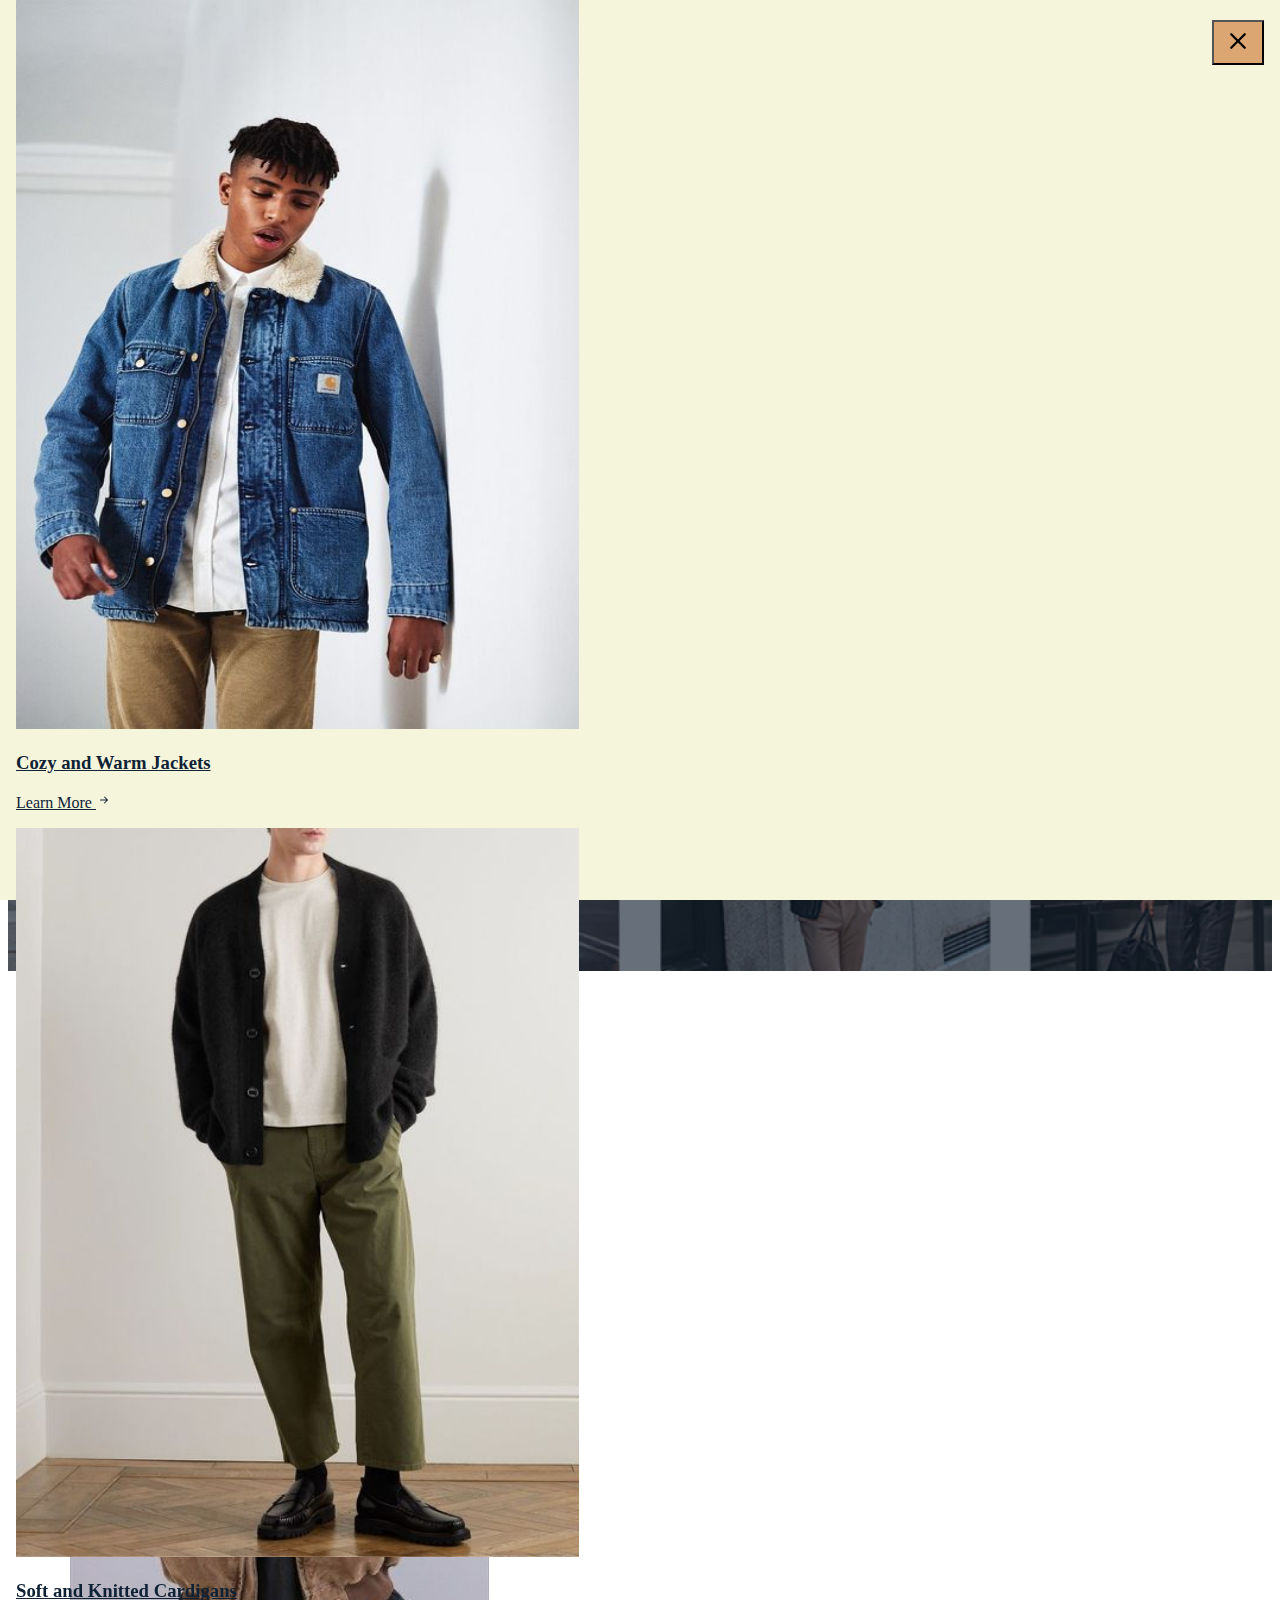
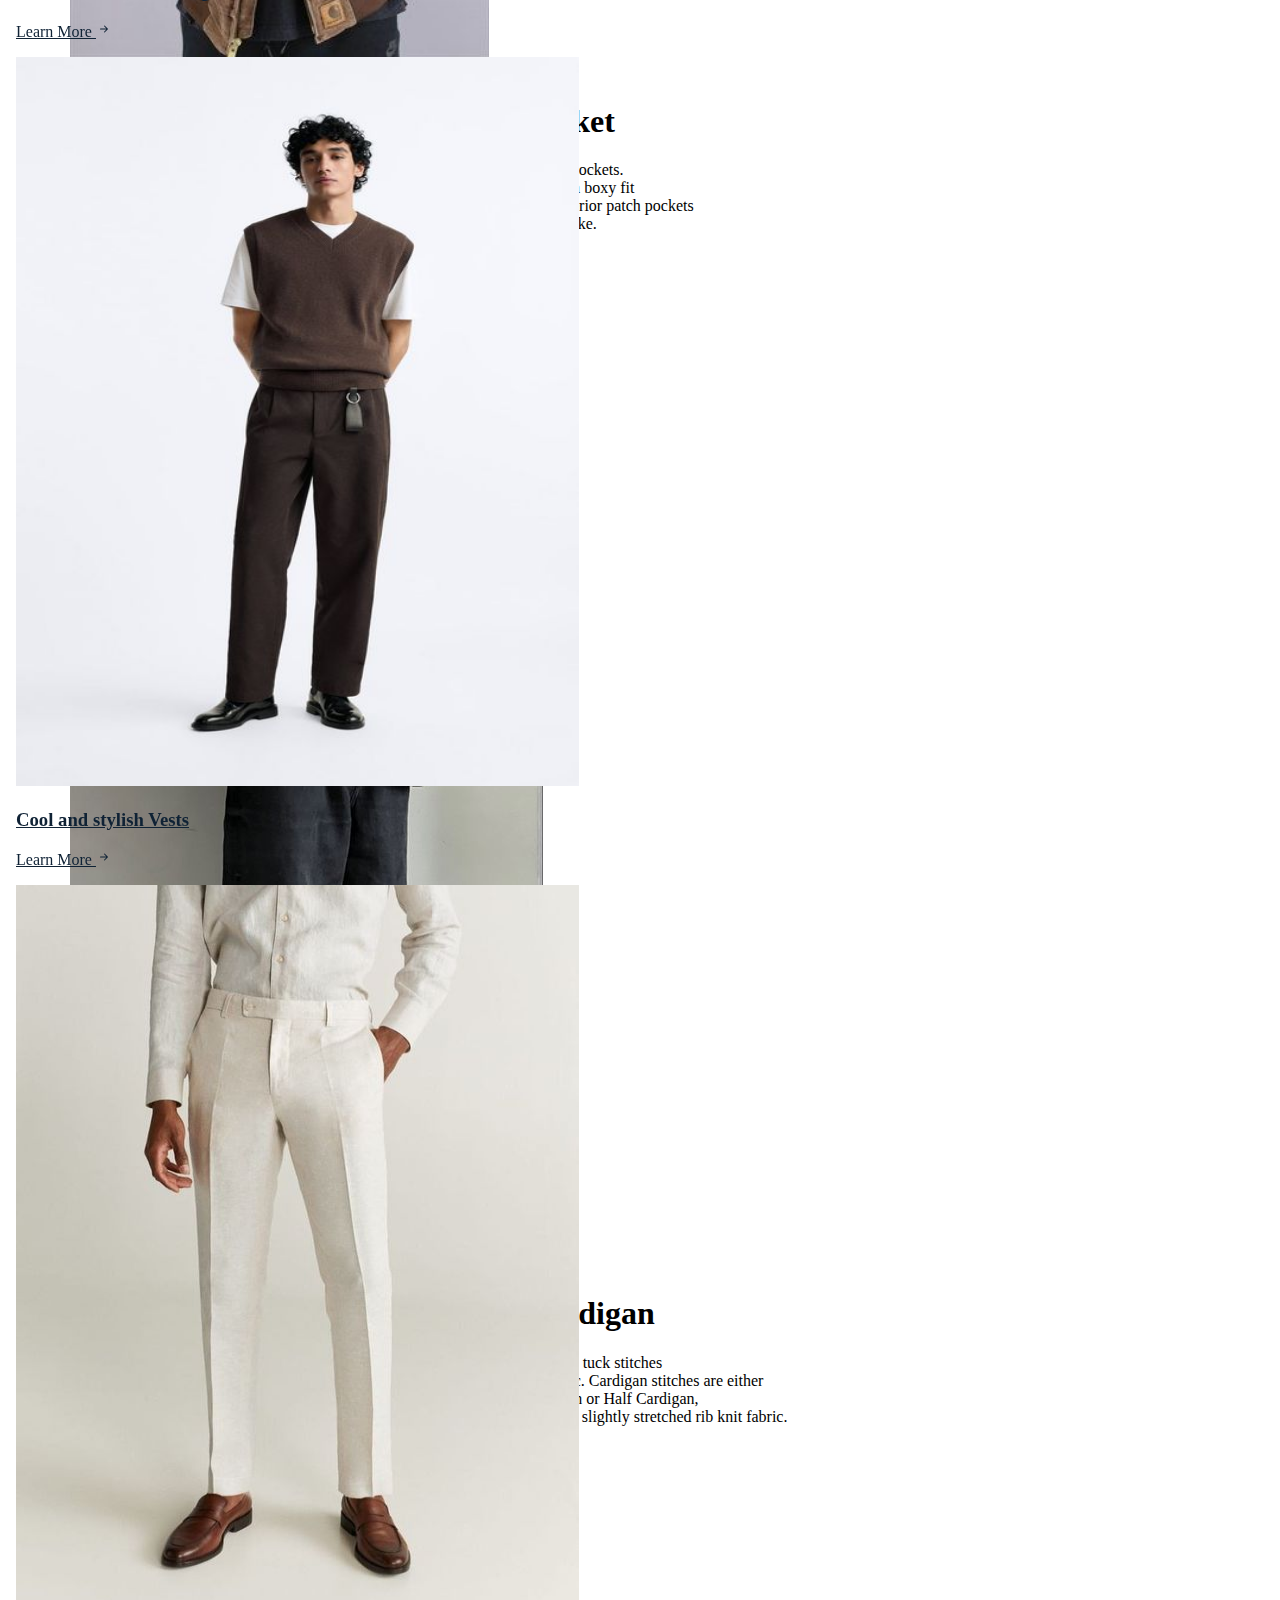
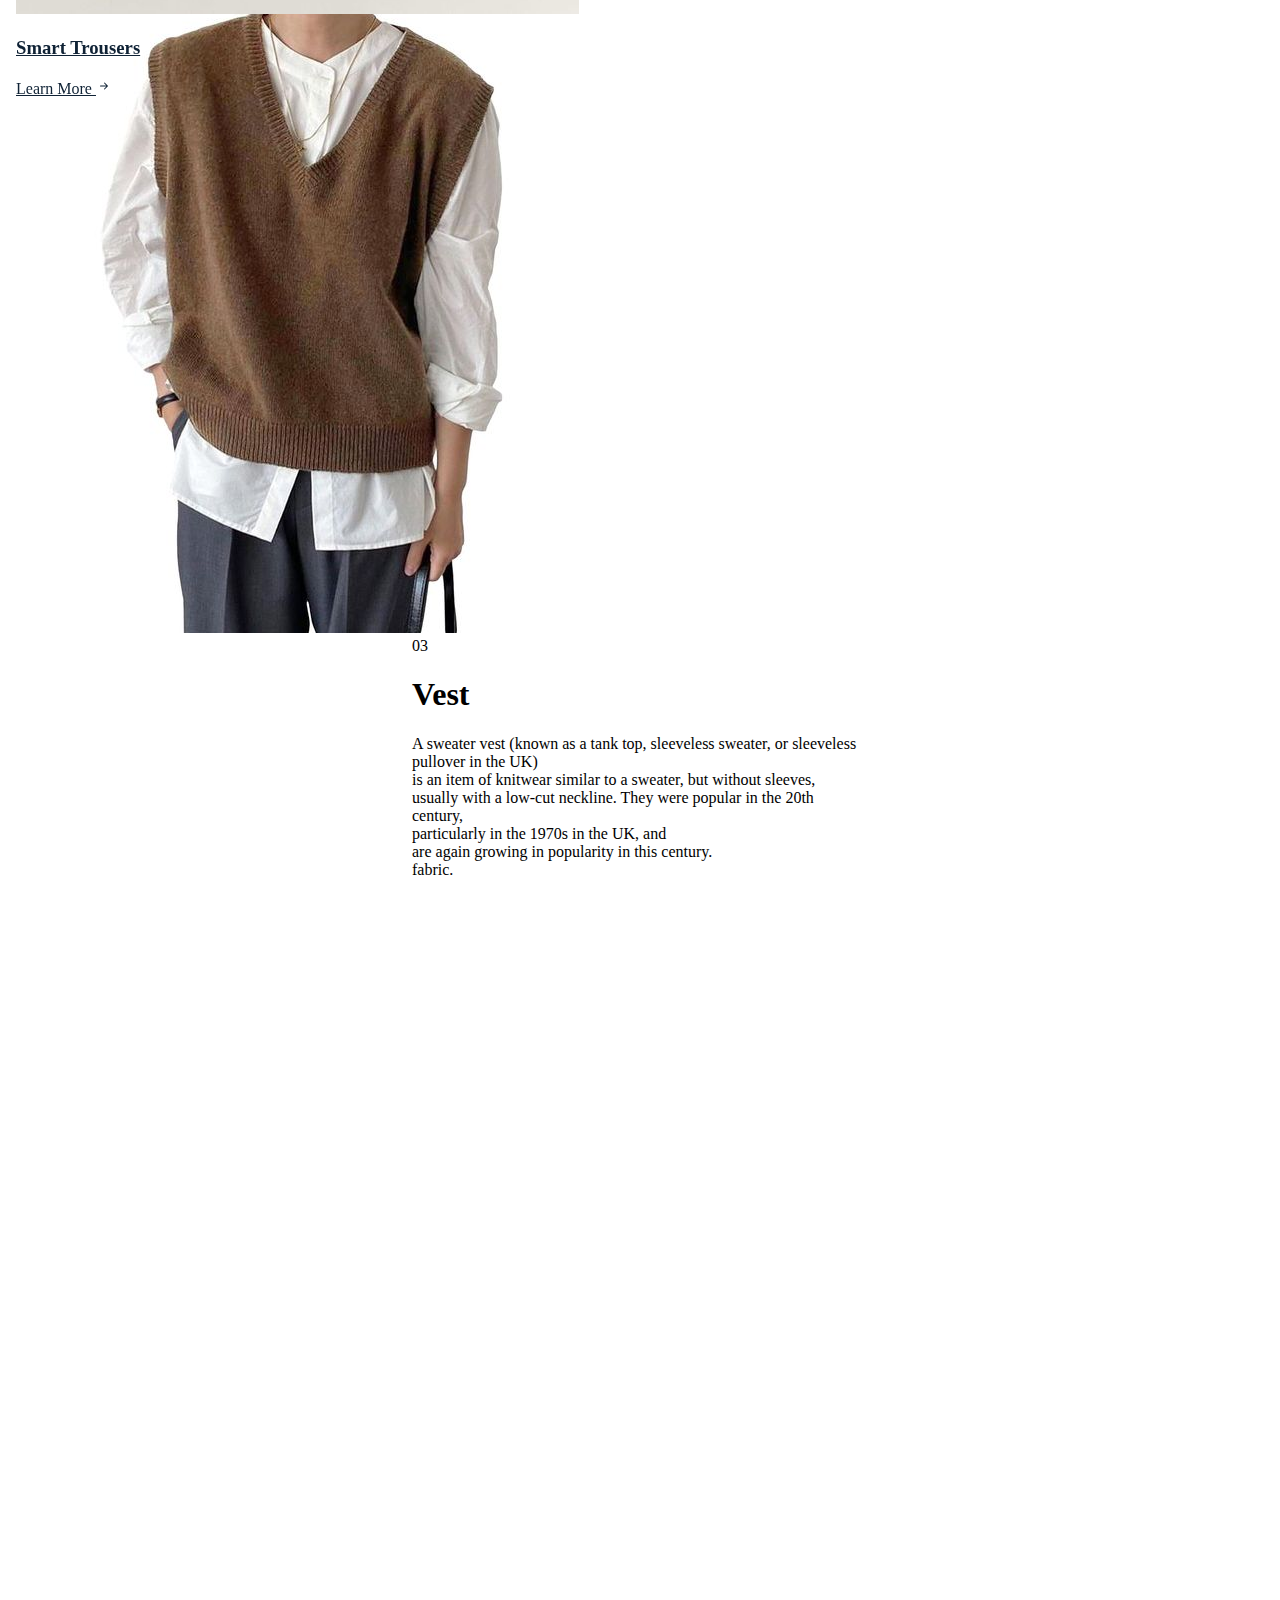
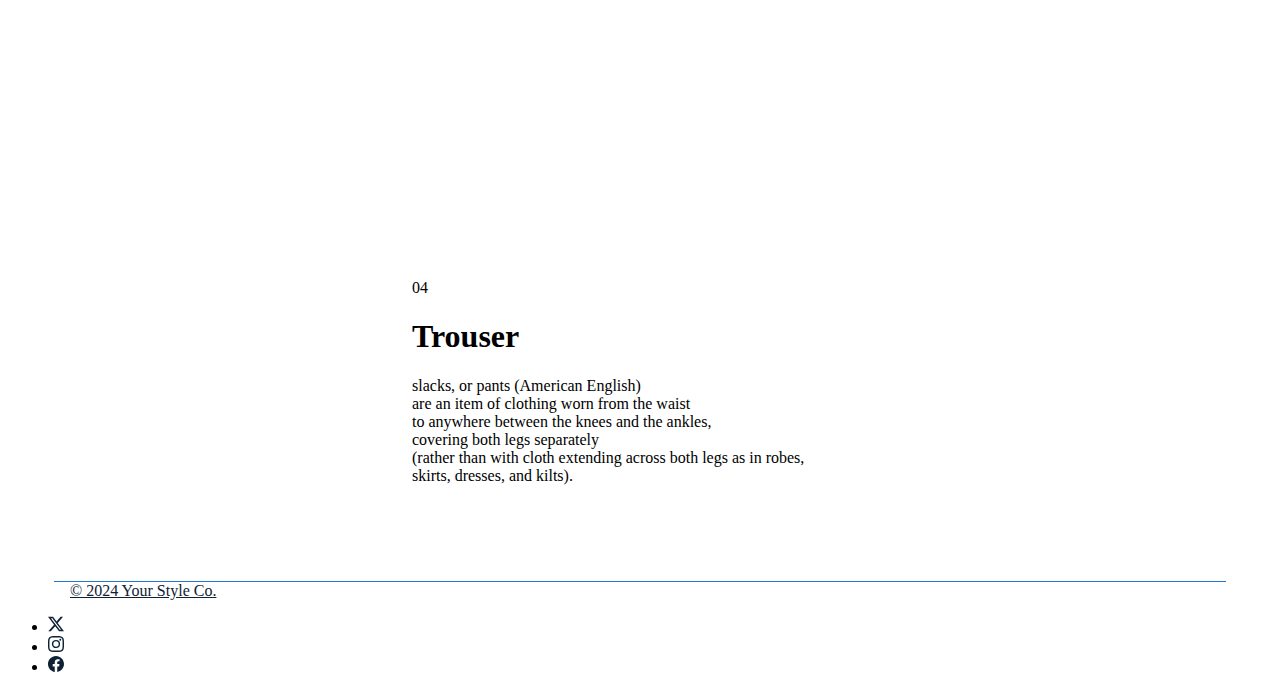
<file: index.html>
<!doctype html>
<html lang="en">
  <head>
    <meta charset="utf-8">
    <meta name="viewport" content="width=device-width, initial-scale=1">
    <title>Your Style</title>
    <link href="https://cdn.jsdelivr.net/npm/bootstrap@5.3.2/dist/css/bootstrap.min.css" rel="stylesheet" integrity="sha384-T3c6CoIi6uLrA9TneNEoa7RxnatzjcDSCmG1MXxSR1GAsXEV/Dwwykc2MPK8M2HN" crossorigin="anonymous">
  
    <link rel="stylesheet" href="main.css">
  </head>
  <body>
 <header class="header p-3 position-absolute start-0 top-0 end-0">
    <div class="d-flex justify-content-between align-items-center">
        <a href="/" class="text-decoration-none text-white fs-5 fw-bold">Your Style</a>

        <div>
            <button class="Navigator toggler text-black" type="button" 
            data-bs-toggle="collapse" data-bs-target="#navbar"
             aria-controls="navbar" aria-expanded="false" aria-label="Toggle navigation">
             <svg xmlns="http://www.w3.org/2000/svg" width="36" height="36" fill="currentColor" class="bi bi-list" viewBox="0 0 16 16">
                <path fill-rule="evenodd" d="M2.5 12a.5.5 0 0 1 .5-.5h10a.5.5 0 0 1 0 1H3a.5.5 0 0 1-.5-.5m0-4a.5.5 0 0 1 .5-.5h10a.5.5 0 0 1 0 1H3a.5.5 0 0 1-.5-.5m0-4a.5.5 0 0 1 .5-.5h10a.5.5 0 0 1 0 1H3a.5.5 0 0 1-.5-.5"/>
              </svg>
            </button>
        </div>
    </div>

 </header>

 <nav class="collapse navbar-collapse dropdown-nav" id="navbar">
   <div class="dropdown-nav__container container-fluid d-flex align-items-center">
    <div class="row align-item-start">

        <div class="col-12 col-sm-3 mb-4">
            <a href="#" class="row text-decoration-none">
                <div class="col-2 col-sm-12" mb-4>
                  <img src="img/Carhartt Blue Denim Jacket.jpg" alt="Jackets" class="img-fluid"
                  width="563" height="729" loading="lazy">
                </div>
                <div class="col-10">
                <a href="Jackets.html"><h3>Cozy and Warm Jackets</h3>
                <p>Learn More <svg xmlns="http://www.w3.org/2000/svg" width="16" height="16" fill="currentColor" class="bi bi-arrow-right-short" viewBox="0 0 16 16">
                  <path fill-rule="evenodd" d="M4 8a.5.5 0 0 1 .5-.5h5.793L8.146 5.354a.5.5 0 1 1 .708-.708l3 3a.5.5 0 0 1 0 .708l-3 3a.5.5 0 0 1-.708-.708L10.293 8.5H4.5A.5.5 0 0 1 4 8"/>
                </svg>
              </p>
            </a>
                </div>
            </a>
        </div>

        <div class="col-12 col-sm-3 mb-4">
          <a href="#" class="row text-decoration-none">
              <div class="col-2 col-sm-12" mb-4>
                <img src="img/Black Knitted Cardigan.jpg" alt="Cardigans" class="img-fluid"
                width="563" height="729" loading="lazy">
              </div>
              <div class="col-10">
              <a href="Cardigans.html"><h3>Soft and Knitted Cardigans</h3>
              <p>Learn More <svg xmlns="http://www.w3.org/2000/svg" width="16" height="16" fill="currentColor" class="bi bi-arrow-right-short" viewBox="0 0 16 16">
                <path fill-rule="evenodd" d="M4 8a.5.5 0 0 1 .5-.5h5.793L8.146 5.354a.5.5 0 1 1 .708-.708l3 3a.5.5 0 0 1 0 .708l-3 3a.5.5 0 0 1-.708-.708L10.293 8.5H4.5A.5.5 0 0 1 4 8"/>
              </svg></p>
            </a>
              </div>
          </a>
      </div>

      <div class="col-12 col-sm-3 mb-4">
        <a href="#" class="row text-decoration-none">
            <div class="col-2 col-sm-12" mb-4>
              <img src="img/Brown Knitted Vest.jpg" alt="Vests" class="img-fluid"
              width="563" height="729" loading="lazy">
            </div>
            <div class="col-10">
            <a href="Vests.html"><h3>Cool and stylish Vests</h3>
            <p>Learn More <svg xmlns="http://www.w3.org/2000/svg" width="16" height="16" fill="currentColor" class="bi bi-arrow-right-short" viewBox="0 0 16 16">
              <path fill-rule="evenodd" d="M4 8a.5.5 0 0 1 .5-.5h5.793L8.146 5.354a.5.5 0 1 1 .708-.708l3 3a.5.5 0 0 1 0 .708l-3 3a.5.5 0 0 1-.708-.708L10.293 8.5H4.5A.5.5 0 0 1 4 8"/>
            </svg></p>
          </a>
            </div>
        </a>
    </div>

    <div class="col-12 col-sm-3 mb-4">
      <a href="#" class="row text-decoration-none">
          <div class="col-2 col-sm-12" mb-4>
            <img src="img/Beige Trousers.jpg" alt="Trousers" class="img-fluid"
            width="563" height="729" loading="lazy">
          </div>
          <div class="col-10">
          <a href="Trousers.html"><h3>Smart Trousers</h3>
          <p>Learn More <svg xmlns="http://www.w3.org/2000/svg" width="16" height="16" fill="currentColor" class="bi bi-arrow-right-short" viewBox="0 0 16 16">
            <path fill-rule="evenodd" d="M4 8a.5.5 0 0 1 .5-.5h5.793L8.146 5.354a.5.5 0 1 1 .708-.708l3 3a.5.5 0 0 1 0 .708l-3 3a.5.5 0 0 1-.708-.708L10.293 8.5H4.5A.5.5 0 0 1 4 8"/>
          </svg></p>
        </a>
          </div>
      </a>
  </div>
    </div>

    <button class="Navigator toggler dropdown-nav__closeNavBtn" type="button" 
    data-bs-toggle="collapse" data-bs-target="#navbar"
    aria-controls="navbar" aria-expanded="false" aria-label="Toggle navigation">
    <svg xmlns="http://www.w3.org/2000/svg" width="36" height="36" fill="currentColor" class="bi bi-x" viewBox="0 0 16 16">
        <path d="M4.646 4.646a.5.5 0 0 1 .708 0L8 7.293l2.646-2.647a.5.5 0 0 1 .708.708L8.707 8l2.647 2.646a.5.5 0 0 1-.708.708L8 8.707l-2.646 2.647a.5.5 0 0 1-.708-.708L7.293 8 4.646 5.354a.5.5 0 0 1 0-.708"/>
      </svg>
</button>
</div>
</nav>

<section class="hero">
  <div class="hero__overlay">

  </div>
  <img src="img/Desktop - 1.png" alt="background" class="hero_img">

  <div class="hero__content container-custom hero__content-width">
    <div class="text-white">
        <h1 class="hero__heading fw-bold mb-4">Pick Your Outerwear Style</h1>
        <p class="lead mb-4">Don't change to fit the fashion, change the fashion to fit you.</p>
        <a href="#scroll-down" class="mt-2 btn btn-lg btn-outline-light hero__scroll-btn text-white" role="button">
            Check Below<svg xmlns="http://www.w3.org/2000/svg" width="16" height="16" fill="currentColor" class="bi bi-arrow-down" viewBox="0 0 16 16">
                <path fill-rule="evenodd"
                    d="M8 1a.5.5 0 0 1 .5.5v11.793l3.146-3.147a.5.5 0 0 1 .708.708l-4 4a.5.5 0 0 1-.708 0l-4-4a.5.5 0 0 1 .708-.708L7.5 13.293V1.5A.5.5 0 0 1 8 1" />
            </svg>
        </a>
    </div>
</div>
</section>

<a id="scroll-down"></a>
<section class="variety container-custom">
  <div class="row">
    <div class="col-12 col-sm-6 d-md-flex justify-content-md-center">
      <img src="img/scroll worker.jpg" alt="Jacket" class="img-fluid pb-4 variety__section-thumbnail" width="419" height="465" loading="lazy">
    </div>

    <div class="col-12 col-sm-6 align-self-center justify-content-md-center">
      <div class="variety__content-width">
        <span>01</span>
        <h1 class="h2 mb-4">Worker Jacket</h1>
          <p class="mb-4">defined by its shape and pockets.<br>
            It's traditionally cut with a boxy fit<br>
            and comes with three exterior patch pockets<br>
            for storing tools and the like.<br>
          </p>
      </div>
    </div>
  </div>


</section>


<section class="variety container-custom">
  <div class="row">
    <div class="col-12 col-sm-6 d-md-flex justify-content-md-center order-sm-2">
      <img src="img/scroll cardigan.jpg" alt="Cardigan" class="img-fluid pb-4 variety__section-thumbnail" width="473" height="688" loading="lazy">
    </div>

    <div class="col-12 col-sm-6 align-self-center justify-content-md-center">
      <div class="variety__content-width">
        <span>02</span>
        <h1 class="h2 mb-4">Knitted Cardigan</h1>
          <p class="mb-4">rib knit fabric, which uses tuck stitches<br>
            to produce a thicker fabric. Cardigan stitches are either<br>
            classified as Full Cardigan or Half Cardigan,<br>
            and the fabric looks like a slightly stretched rib knit fabric.<br>
          </p>
      </div>
    </div>
  </div>


</section>

<section class="variety container-custom">
  <div class="row">
    <div class="col-12 col-sm-6 d-md-flex justify-content-md-center">
      <img src="img/scroll vest.jpg" alt="Vest" class="img-fluid pb-4 variety__section-thumbnail" width="474" height="631" loading="lazy">
    </div>

    <div class="col-12 col-sm-6 align-self-center justify-content-md-center">
      <div class="variety__content-width">
        <span>03</span>
        <h1 class="h2 mb-4">Vest</h1>
          <p class="mb-4">A sweater vest (known as a tank top, sleeveless sweater, or sleeveless pullover in the UK)<br>
            is an item of knitwear similar to a sweater, but without sleeves,<br> 
            usually with a low-cut neckline. They were popular in the 20th century,<br>
            particularly in the 1970s in the UK, and<br>
            are again growing in popularity in this century.<br>fabric.<br>
          </p>
      </div>
    </div>
  </div>


</section>

<section class="variety container-custom">
  <div class="row">
    <div class="col-12 col-sm-6 d-md-flex justify-content-md-center order-sm-2">
      <img src="img/scroll trouser.jpg" alt="Trouser" class="img-f pb-4 variety__section-thumbnail" width="474" height="820" loading="lazy">
    </div>

    <div class="col-12 col-sm-6 align-self-center justify-content-md-center">
      <div class="variety__content-width">
        <span>04</span>
        <h1 class="h2 mb-4">Trouser</h1>
          <p class="mb-4">slacks, or pants (American English)<br>
            are an item of clothing worn from the waist<br>
            to anywhere between the knees and the ankles,<br>
            covering both legs separately<br>
            (rather than with cloth extending across both legs as in robes,<br>
            skirts, dresses, and kilts).<br>
          </p>
      </div>
    </div>
  </div>
</section>


<footer class="footer bg-light text-black">
  <div class="container-custom d-flex justify-content-between align-items-center py-3 border-highlight">
    <div class="col-md-4 d-flex align-items-center">
      <a href="/" class="me-2 text-muted">
        <span>&copy; 2024 Your Style Co.</span>
      </a>
    </div>
  </div>
  <ul class="nav col-md-4 justify-content-end list-unstyled d-flex text-white">
    <li class="ms-3"><a class="text-muted" href="#"><svg xmlns="http://www.w3.org/2000/svg" width="16" height="16" fill="currentColor" class="bi bi-twitter-x" viewBox="0 0 16 16">
      <path d="M12.6.75h2.454l-5.36 6.142L16 15.25h-4.937l-3.867-5.07-4.425 5.07H.316l5.733-6.57L0 .75h5.063l3.495 4.633L12.601.75Zm-.86 13.028h1.36L4.323 2.145H2.865z"/>
    </svg></a></li>
    <li class="ms-3"><a class="text-muted" href="#"><svg xmlns="http://www.w3.org/2000/svg" width="16" height="16" fill="currentColor" class="bi bi-instagram" viewBox="0 0 16 16">
      <path d="M8 0C5.829 0 5.556.01 4.703.048 3.85.088 3.269.222 2.76.42a3.9 3.9 0 0 0-1.417.923A3.9 3.9 0 0 0 .42 2.76C.222 3.268.087 3.85.048 4.7.01 5.555 0 5.827 0 8.001c0 2.172.01 2.444.048 3.297.04.852.174 1.433.372 1.942.205.526.478.972.923 1.417.444.445.89.719 1.416.923.51.198 1.09.333 1.942.372C5.555 15.99 5.827 16 8 16s2.444-.01 3.298-.048c.851-.04 1.434-.174 1.943-.372a3.9 3.9 0 0 0 1.416-.923c.445-.445.718-.891.923-1.417.197-.509.332-1.09.372-1.942C15.99 10.445 16 10.173 16 8s-.01-2.445-.048-3.299c-.04-.851-.175-1.433-.372-1.941a3.9 3.9 0 0 0-.923-1.417A3.9 3.9 0 0 0 13.24.42c-.51-.198-1.092-.333-1.943-.372C10.443.01 10.172 0 7.998 0zm-.717 1.442h.718c2.136 0 2.389.007 3.232.046.78.035 1.204.166 1.486.275.373.145.64.319.92.599s.453.546.598.92c.11.281.24.705.275 1.485.039.843.047 1.096.047 3.231s-.008 2.389-.047 3.232c-.035.78-.166 1.203-.275 1.485a2.5 2.5 0 0 1-.599.919c-.28.28-.546.453-.92.598-.28.11-.704.24-1.485.276-.843.038-1.096.047-3.232.047s-2.39-.009-3.233-.047c-.78-.036-1.203-.166-1.485-.276a2.5 2.5 0 0 1-.92-.598 2.5 2.5 0 0 1-.6-.92c-.109-.281-.24-.705-.275-1.485-.038-.843-.046-1.096-.046-3.233s.008-2.388.046-3.231c.036-.78.166-1.204.276-1.486.145-.373.319-.64.599-.92s.546-.453.92-.598c.282-.11.705-.24 1.485-.276.738-.034 1.024-.044 2.515-.045zm4.988 1.328a.96.96 0 1 0 0 1.92.96.96 0 0 0 0-1.92m-4.27 1.122a4.109 4.109 0 1 0 0 8.217 4.109 4.109 0 0 0 0-8.217m0 1.441a2.667 2.667 0 1 1 0 5.334 2.667 2.667 0 0 1 0-5.334"/>
    </svg></a></li>
    <li class="ms-3"><a class="text-muted" href="#"><svg xmlns="http://www.w3.org/2000/svg" width="16" height="16" fill="currentColor" class="bi bi-facebook" viewBox="0 0 16 16">
      <path d="M16 8.049c0-4.446-3.582-8.05-8-8.05C3.58 0-.002 3.603-.002 8.05c0 4.017 2.926 7.347 6.75 7.951v-5.625h-2.03V8.05H6.75V6.275c0-2.017 1.195-3.131 3.022-3.131.876 0 1.791.157 1.791.157v1.98h-1.009c-.993 0-1.303.621-1.303 1.258v1.51h2.218l-.354 2.326H9.25V16c3.824-.604 6.75-3.934 6.75-7.951"/>
    </svg></i></a></li>
  </ul>
</footer>




<script src="https://cdn.jsdelivr.net/npm/@popperjs/core@2.11.8/dist/umd/popper.min.js" integrity="sha384-I7E8VVD/ismYTF4hNIPjVp/Zjvgyol6VFvRkX/vR+Vc4jQkC+hVqc2pM8ODewa9r" crossorigin="anonymous"></script>
<script src="https://cdn.jsdelivr.net/npm/bootstrap@5.3.2/dist/js/bootstrap.bundle.min.js" integrity="sha384-C6RzsynM9kWDrMNeT87bh95OGNyZPhcTNXj1NW7RuBCsyN/o0jlpcV8Qyq46cDfL" crossorigin="anonymous"></script>

  </body>
</html>
</file>
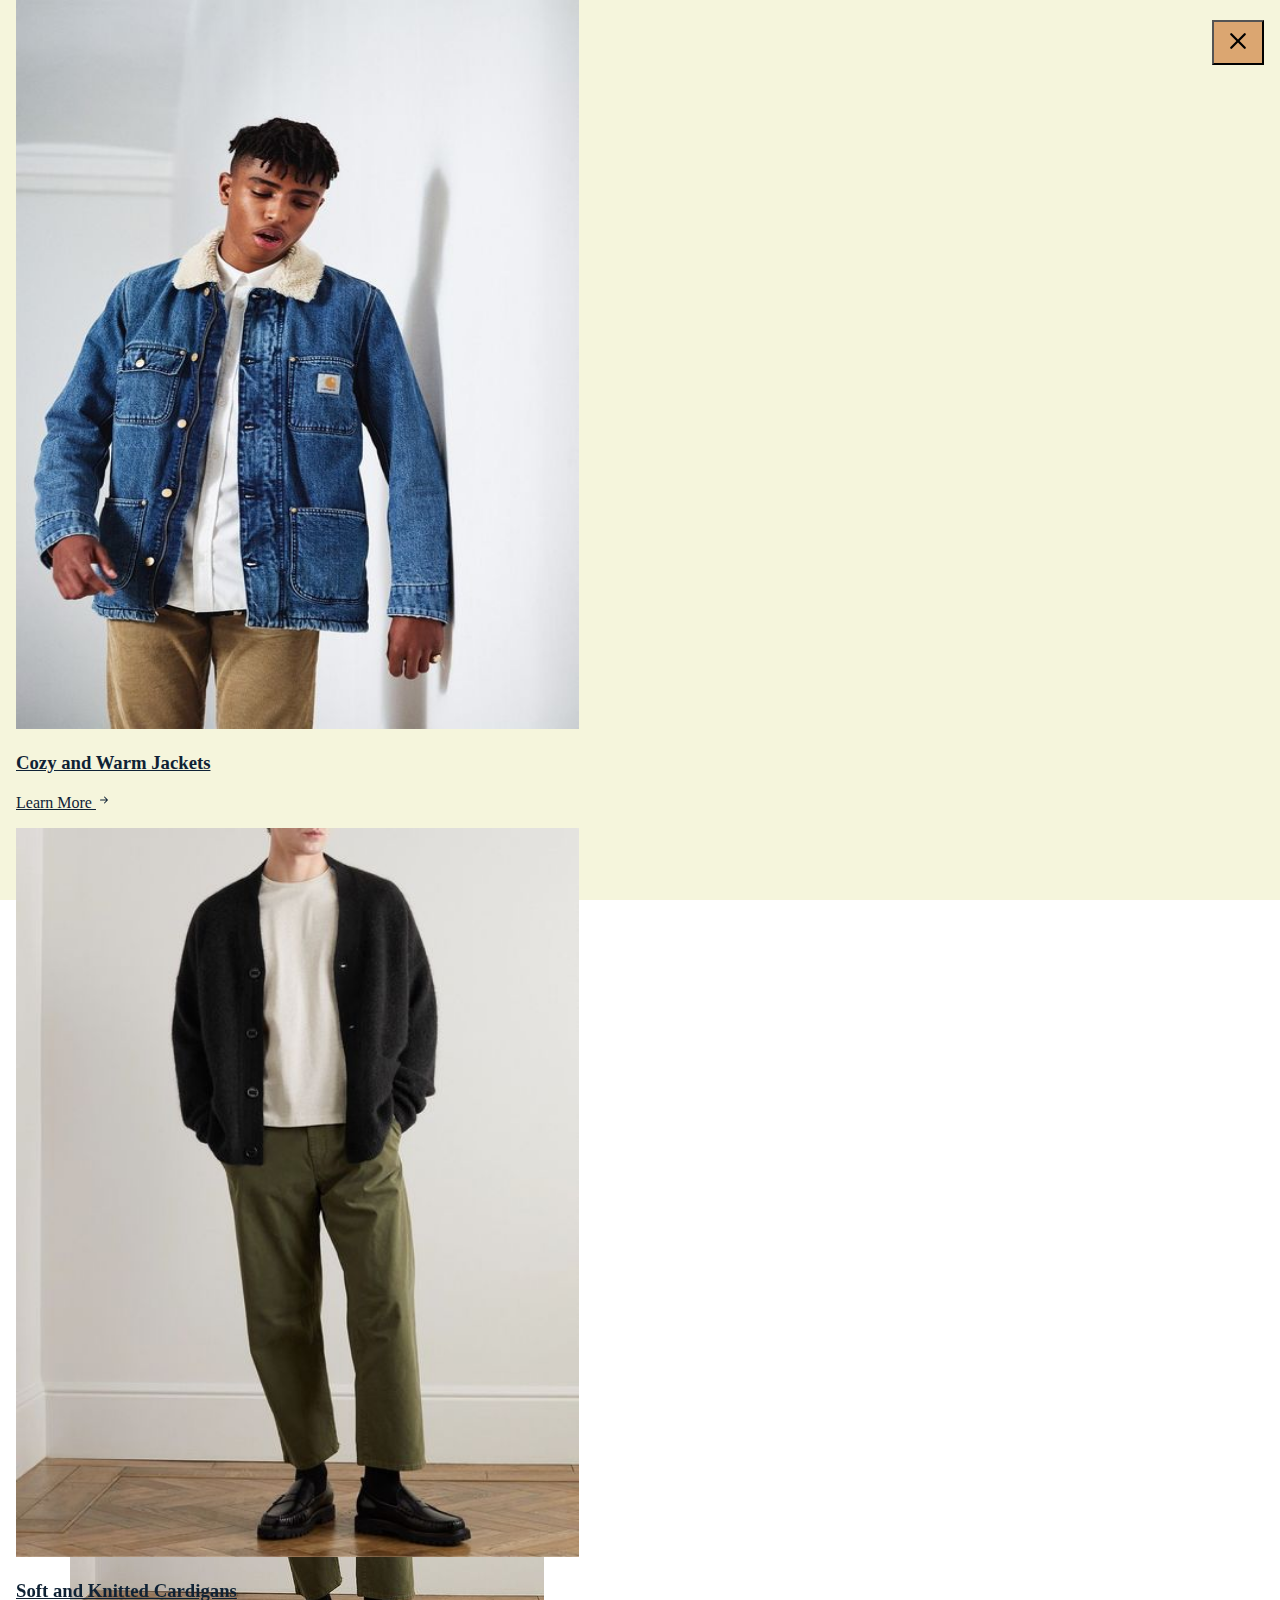
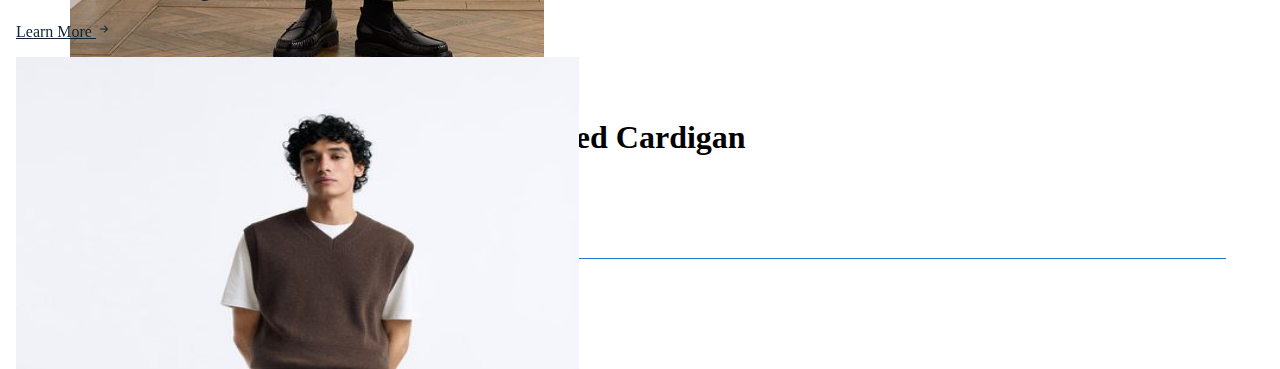
<file: Cardigans.html>
<!doctype html>
<html lang="en">
  <head>
    <meta charset="utf-8">
    <meta name="viewport" content="width=device-width, initial-scale=1">
    <title>Cardigans</title>
    <link href="https://cdn.jsdelivr.net/npm/bootstrap@5.3.2/dist/css/bootstrap.min.css" rel="stylesheet" integrity="sha384-T3c6CoIi6uLrA9TneNEoa7RxnatzjcDSCmG1MXxSR1GAsXEV/Dwwykc2MPK8M2HN" crossorigin="anonymous">
  
    <link rel="stylesheet" href="main.css">
  </head>
  <body>
 <header class="header p-3 position-absolute start-0 top-0 end-0 bg-dark">
    <div class="d-flex justify-content-between align-items-center">
        <a href="/" class="text-decoration-none text-white fs-5 fw-bold">Your Style</a>

        <div>
            <button class="Navigator toggler text-black" type="button" 
            data-bs-toggle="collapse" data-bs-target="#navbar"
             aria-controls="navbar" aria-expanded="false" aria-label="Toggle navigation">
             <svg xmlns="http://www.w3.org/2000/svg" width="36" height="36" fill="currentColor" class="bi bi-list" viewBox="0 0 16 16">
                <path fill-rule="evenodd" d="M2.5 12a.5.5 0 0 1 .5-.5h10a.5.5 0 0 1 0 1H3a.5.5 0 0 1-.5-.5m0-4a.5.5 0 0 1 .5-.5h10a.5.5 0 0 1 0 1H3a.5.5 0 0 1-.5-.5m0-4a.5.5 0 0 1 .5-.5h10a.5.5 0 0 1 0 1H3a.5.5 0 0 1-.5-.5"/>
              </svg>
            </button>
        </div>
    </div>

 </header>

 <nav class="collapse navbar-collapse dropdown-nav" id="navbar">
   <div class="dropdown-nav__container container-fluid d-flex align-items-center">
    <div class="row align-item-start">

        <div class="col-12 col-sm-3 mb-4">
            <a href="#" class="row text-decoration-none">
                <div class="col-2 col-sm-12" mb-4>
                  <img src="img/Carhartt Blue Denim Jacket.jpg" alt="Jackets" class="img-fluid"
                  width="563" height="729" loading="lazy">
                </div>
                <div class="col-10">
                <a href="Jackets.html"><h3>Cozy and Warm Jackets</h3>
                <p>Learn More <svg xmlns="http://www.w3.org/2000/svg" width="16" height="16" fill="currentColor" class="bi bi-arrow-right-short" viewBox="0 0 16 16">
                  <path fill-rule="evenodd" d="M4 8a.5.5 0 0 1 .5-.5h5.793L8.146 5.354a.5.5 0 1 1 .708-.708l3 3a.5.5 0 0 1 0 .708l-3 3a.5.5 0 0 1-.708-.708L10.293 8.5H4.5A.5.5 0 0 1 4 8"/>
                </svg>
              </p>
            </a>
                </div>
            </a>
        </div>

        <div class="col-12 col-sm-3 mb-4">
          <a href="#" class="row text-decoration-none">
              <div class="col-2 col-sm-12" mb-4>
                <img src="img/Black Knitted Cardigan.jpg" alt="Cardigans" class="img-fluid"
                width="563" height="729" loading="lazy">
              </div>
              <div class="col-10">
              <a href="Cardigans.html"><h3>Soft and Knitted Cardigans</h3>
              <p>Learn More <svg xmlns="http://www.w3.org/2000/svg" width="16" height="16" fill="currentColor" class="bi bi-arrow-right-short" viewBox="0 0 16 16">
                <path fill-rule="evenodd" d="M4 8a.5.5 0 0 1 .5-.5h5.793L8.146 5.354a.5.5 0 1 1 .708-.708l3 3a.5.5 0 0 1 0 .708l-3 3a.5.5 0 0 1-.708-.708L10.293 8.5H4.5A.5.5 0 0 1 4 8"/>
              </svg></p>
            </a>
              </div>
          </a>
      </div>

      <div class="col-12 col-sm-3 mb-4">
        <a href="#" class="row text-decoration-none">
            <div class="col-2 col-sm-12" mb-4>
              <img src="img/Brown Knitted Vest.jpg" alt="Vests" class="img-fluid"
              width="563" height="729" loading="lazy">
            </div>
            <div class="col-10">
            <a href="Vests.html"><h3>Cool and stylish Vests</h3>
            <p>Learn More <svg xmlns="http://www.w3.org/2000/svg" width="16" height="16" fill="currentColor" class="bi bi-arrow-right-short" viewBox="0 0 16 16">
              <path fill-rule="evenodd" d="M4 8a.5.5 0 0 1 .5-.5h5.793L8.146 5.354a.5.5 0 1 1 .708-.708l3 3a.5.5 0 0 1 0 .708l-3 3a.5.5 0 0 1-.708-.708L10.293 8.5H4.5A.5.5 0 0 1 4 8"/>
            </svg></p>
          </a>
            </div>
        </a>
    </div>

    <div class="col-12 col-sm-3 mb-4">
      <a href="#" class="row text-decoration-none">
          <div class="col-2 col-sm-12" mb-4>
            <img src="img/Beige Trousers.jpg" alt="Trousers" class="img-fluid"
            width="563" height="729" loading="lazy">
          </div>
          <div class="col-10">
          <a href="Trousers.html"><h3>Smart Trousers</h3>
          <p>Learn More <svg xmlns="http://www.w3.org/2000/svg" width="16" height="16" fill="currentColor" class="bi bi-arrow-right-short" viewBox="0 0 16 16">
            <path fill-rule="evenodd" d="M4 8a.5.5 0 0 1 .5-.5h5.793L8.146 5.354a.5.5 0 1 1 .708-.708l3 3a.5.5 0 0 1 0 .708l-3 3a.5.5 0 0 1-.708-.708L10.293 8.5H4.5A.5.5 0 0 1 4 8"/>
          </svg></p>
        </a>
          </div>
      </a>
  </div>
    </div>

    <button class="Navigator toggler dropdown-nav__closeNavBtn" type="button" 
    data-bs-toggle="collapse" data-bs-target="#navbar"
    aria-controls="navbar" aria-expanded="false" aria-label="Toggle navigation">
    <svg xmlns="http://www.w3.org/2000/svg" width="36" height="36" fill="currentColor" class="bi bi-x" viewBox="0 0 16 16">
        <path d="M4.646 4.646a.5.5 0 0 1 .708 0L8 7.293l2.646-2.647a.5.5 0 0 1 .708.708L8.707 8l2.647 2.646a.5.5 0 0 1-.708.708L8 8.707l-2.646 2.647a.5.5 0 0 1-.708-.708L7.293 8 4.646 5.354a.5.5 0 0 1 0-.708"/>
      </svg>
</button>
</div>
</nav>

<section class="variety container-custom">
    <div class="row">
      <div class="col-12 col-sm-6 d-md-flex justify-content-md-center">
        <img src="img/Khaki Knitted Cardigan.jpg" alt="Cardigan" class="img-fluid pb-4 variety__section-thumbnail" width="474" height="631" loading="lazy">
      </div>
  
      <div class="col-12 col-sm-6 align-self-center justify-content-md-center">
        <div class="variety__content-width">
          <span>01</span>
          <h1 class="h2 mb-4">Khaki Colored Cardigan</h1>
            </p>
        </div>
      </div>
    </div>
  
  
  </section>
  
  <section class="variety container-custom">
    <div class="row">
      <div class="col-12 col-sm-6 d-md-flex justify-content-md-center order-sm-2">
        <img src="img/Black Knitted Cardigan.jpg" alt="Cardigan" class="img-f pb-4 variety__section-thumbnail" width="474" height="820" loading="lazy">
      </div>
  
      <div class="col-12 col-sm-6 align-self-center justify-content-md-center">
        <div class="variety__content-width">
          <span>02</span>
          <h1 class="h2 mb-4">Black Colored Cardigan</h1>
        </div>
      </div>
    </div>
  </section>

      <footer class="footer bg-light text-black">
        <div class="container-custom d-flex justify-content-between align-items-center py-3 border-highlight">
          <div class="col-md-4 d-flex align-items-center">
            <a href="/" class="me-2 text-muted">
              <span>&copy; 2024 Your Style Co.</span>
            </a>
          </div>
        </div>
        <ul class="nav col-md-4 justify-content-end list-unstyled d-flex text-white">
          <li class="ms-3"><a class="text-muted" href="#"><svg xmlns="http://www.w3.org/2000/svg" width="16" height="16" fill="currentColor" class="bi bi-twitter-x" viewBox="0 0 16 16">
            <path d="M12.6.75h2.454l-5.36 6.142L16 15.25h-4.937l-3.867-5.07-4.425 5.07H.316l5.733-6.57L0 .75h5.063l3.495 4.633L12.601.75Zm-.86 13.028h1.36L4.323 2.145H2.865z"/>
          </svg></a></li>
          <li class="ms-3"><a class="text-muted" href="#"><svg xmlns="http://www.w3.org/2000/svg" width="16" height="16" fill="currentColor" class="bi bi-instagram" viewBox="0 0 16 16">
            <path d="M8 0C5.829 0 5.556.01 4.703.048 3.85.088 3.269.222 2.76.42a3.9 3.9 0 0 0-1.417.923A3.9 3.9 0 0 0 .42 2.76C.222 3.268.087 3.85.048 4.7.01 5.555 0 5.827 0 8.001c0 2.172.01 2.444.048 3.297.04.852.174 1.433.372 1.942.205.526.478.972.923 1.417.444.445.89.719 1.416.923.51.198 1.09.333 1.942.372C5.555 15.99 5.827 16 8 16s2.444-.01 3.298-.048c.851-.04 1.434-.174 1.943-.372a3.9 3.9 0 0 0 1.416-.923c.445-.445.718-.891.923-1.417.197-.509.332-1.09.372-1.942C15.99 10.445 16 10.173 16 8s-.01-2.445-.048-3.299c-.04-.851-.175-1.433-.372-1.941a3.9 3.9 0 0 0-.923-1.417A3.9 3.9 0 0 0 13.24.42c-.51-.198-1.092-.333-1.943-.372C10.443.01 10.172 0 7.998 0zm-.717 1.442h.718c2.136 0 2.389.007 3.232.046.78.035 1.204.166 1.486.275.373.145.64.319.92.599s.453.546.598.92c.11.281.24.705.275 1.485.039.843.047 1.096.047 3.231s-.008 2.389-.047 3.232c-.035.78-.166 1.203-.275 1.485a2.5 2.5 0 0 1-.599.919c-.28.28-.546.453-.92.598-.28.11-.704.24-1.485.276-.843.038-1.096.047-3.232.047s-2.39-.009-3.233-.047c-.78-.036-1.203-.166-1.485-.276a2.5 2.5 0 0 1-.92-.598 2.5 2.5 0 0 1-.6-.92c-.109-.281-.24-.705-.275-1.485-.038-.843-.046-1.096-.046-3.233s.008-2.388.046-3.231c.036-.78.166-1.204.276-1.486.145-.373.319-.64.599-.92s.546-.453.92-.598c.282-.11.705-.24 1.485-.276.738-.034 1.024-.044 2.515-.045zm4.988 1.328a.96.96 0 1 0 0 1.92.96.96 0 0 0 0-1.92m-4.27 1.122a4.109 4.109 0 1 0 0 8.217 4.109 4.109 0 0 0 0-8.217m0 1.441a2.667 2.667 0 1 1 0 5.334 2.667 2.667 0 0 1 0-5.334"/>
          </svg></a></li>
          <li class="ms-3"><a class="text-muted" href="#"><svg xmlns="http://www.w3.org/2000/svg" width="16" height="16" fill="currentColor" class="bi bi-facebook" viewBox="0 0 16 16">
            <path d="M16 8.049c0-4.446-3.582-8.05-8-8.05C3.58 0-.002 3.603-.002 8.05c0 4.017 2.926 7.347 6.75 7.951v-5.625h-2.03V8.05H6.75V6.275c0-2.017 1.195-3.131 3.022-3.131.876 0 1.791.157 1.791.157v1.98h-1.009c-.993 0-1.303.621-1.303 1.258v1.51h2.218l-.354 2.326H9.25V16c3.824-.604 6.75-3.934 6.75-7.951"/>
          </svg></i></a></li>
        </ul>
      </footer>
      
      
      
      
      <script src="https://cdn.jsdelivr.net/npm/@popperjs/core@2.11.8/dist/umd/popper.min.js" integrity="sha384-I7E8VVD/ismYTF4hNIPjVp/Zjvgyol6VFvRkX/vR+Vc4jQkC+hVqc2pM8ODewa9r" crossorigin="anonymous"></script>
      <script src="https://cdn.jsdelivr.net/npm/bootstrap@5.3.2/dist/js/bootstrap.bundle.min.js" integrity="sha384-C6RzsynM9kWDrMNeT87bh95OGNyZPhcTNXj1NW7RuBCsyN/o0jlpcV8Qyq46cDfL" crossorigin="anonymous"></script>
</body>

</html>
</file>
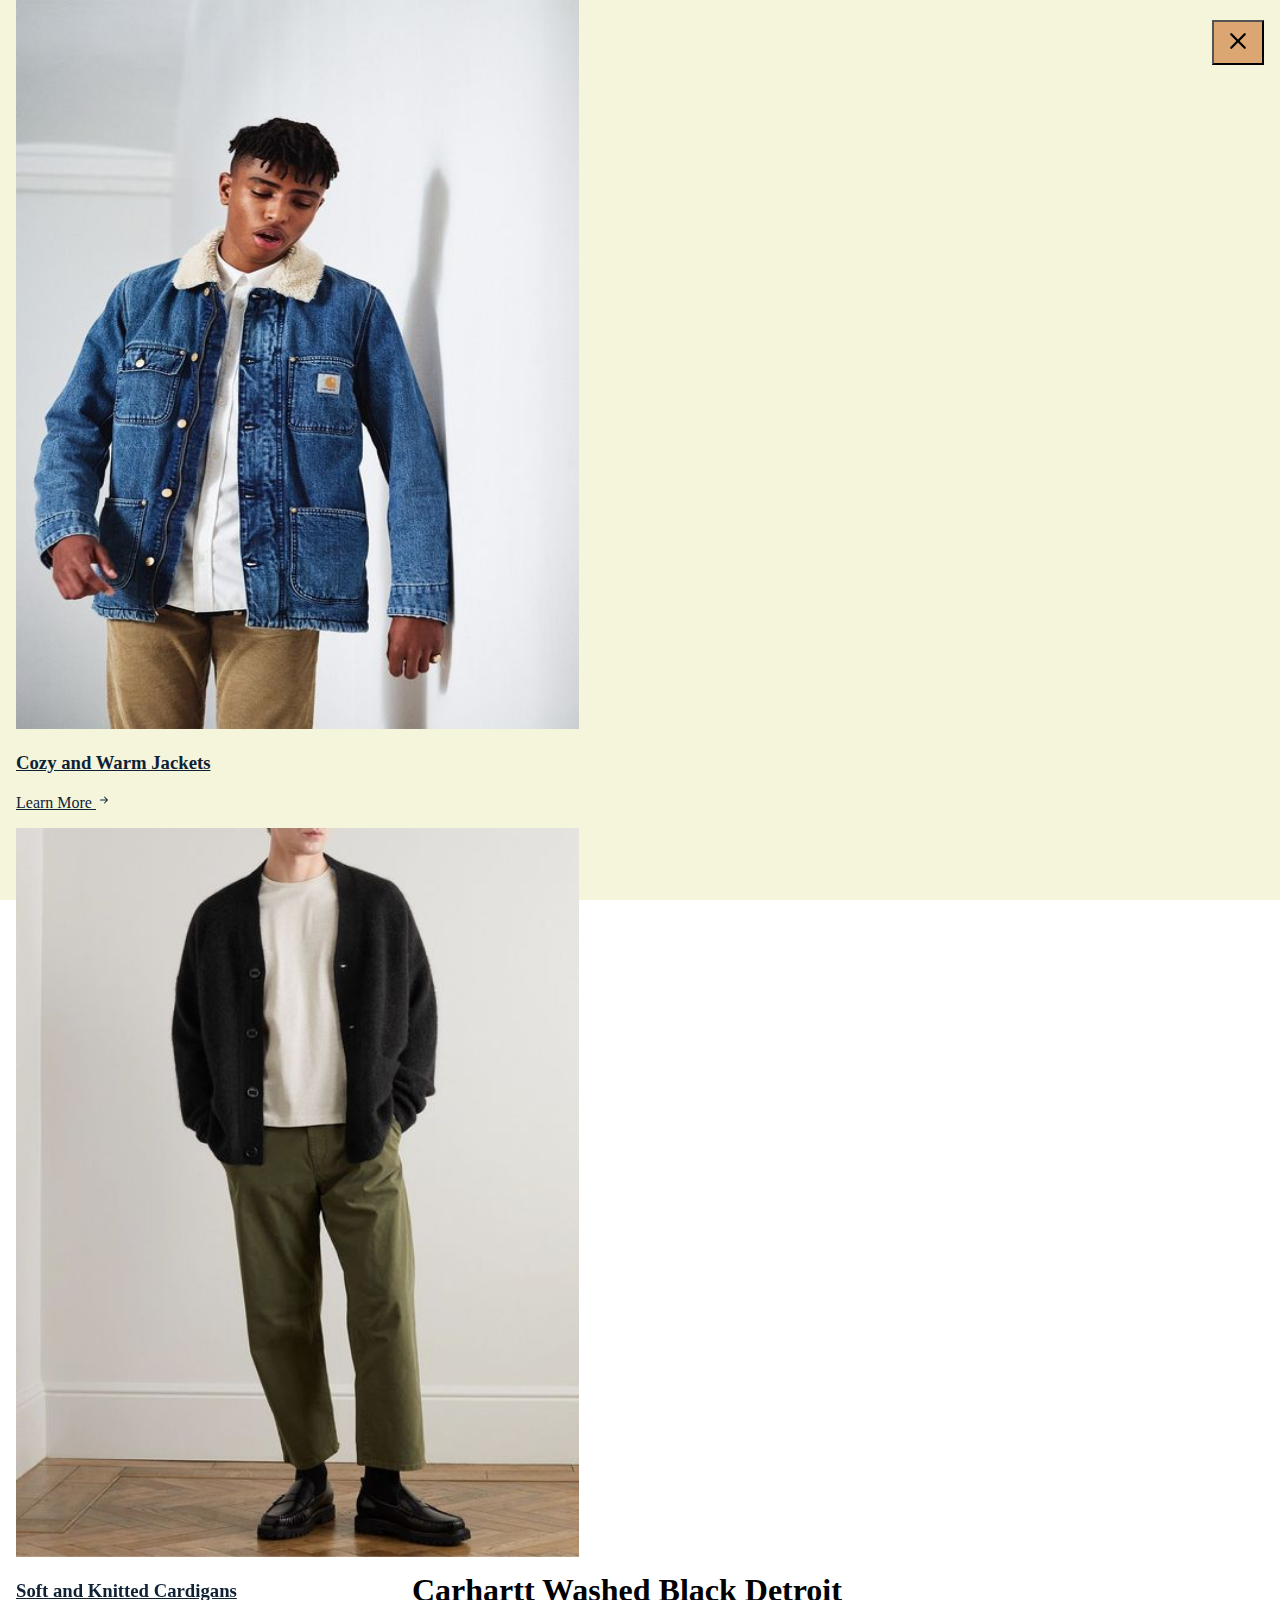
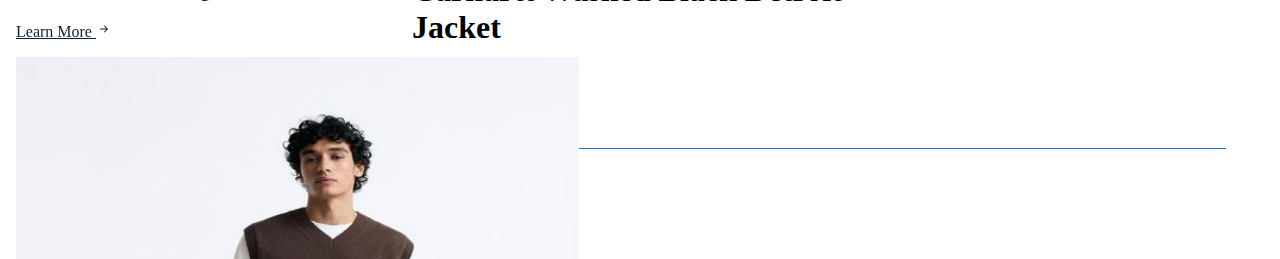
<file: Jackets.html>
<!doctype html>
<html lang="en">
  <head>
    <meta charset="utf-8">
    <meta name="viewport" content="width=device-width, initial-scale=1">
    <title>Jackets</title>
    <link href="https://cdn.jsdelivr.net/npm/bootstrap@5.3.2/dist/css/bootstrap.min.css" rel="stylesheet" integrity="sha384-T3c6CoIi6uLrA9TneNEoa7RxnatzjcDSCmG1MXxSR1GAsXEV/Dwwykc2MPK8M2HN" crossorigin="anonymous">
  
    <link rel="stylesheet" href="main.css">
  </head>
  <body>
 <header class="header p-3 position-absolute start-0 top-0 end-0 bg-dark">
    <div class="d-flex justify-content-between align-items-center">
        <a href="/" class="text-decoration-none text-white fs-5 fw-bold">Your Style</a>

        <div>
            <button class="Navigator toggler text-black" type="button" 
            data-bs-toggle="collapse" data-bs-target="#navbar"
             aria-controls="navbar" aria-expanded="false" aria-label="Toggle navigation">
             <svg xmlns="http://www.w3.org/2000/svg" width="36" height="36" fill="currentColor" class="bi bi-list" viewBox="0 0 16 16">
                <path fill-rule="evenodd" d="M2.5 12a.5.5 0 0 1 .5-.5h10a.5.5 0 0 1 0 1H3a.5.5 0 0 1-.5-.5m0-4a.5.5 0 0 1 .5-.5h10a.5.5 0 0 1 0 1H3a.5.5 0 0 1-.5-.5m0-4a.5.5 0 0 1 .5-.5h10a.5.5 0 0 1 0 1H3a.5.5 0 0 1-.5-.5"/>
              </svg>
            </button>
        </div>
    </div>

 </header>

 <nav class="collapse navbar-collapse dropdown-nav" id="navbar">
   <div class="dropdown-nav__container container-fluid d-flex align-items-center">
    <div class="row align-item-start">

        <div class="col-12 col-sm-3 mb-4">
            <a href="#" class="row text-decoration-none">
                <div class="col-2 col-sm-12" mb-4>
                  <img src="img/Carhartt Blue Denim Jacket.jpg" alt="Jackets" class="img-fluid"
                  width="563" height="729" loading="lazy">
                </div>
                <div class="col-10">
                <a href="Jackets.html"><h3>Cozy and Warm Jackets</h3>
                <p>Learn More <svg xmlns="http://www.w3.org/2000/svg" width="16" height="16" fill="currentColor" class="bi bi-arrow-right-short" viewBox="0 0 16 16">
                  <path fill-rule="evenodd" d="M4 8a.5.5 0 0 1 .5-.5h5.793L8.146 5.354a.5.5 0 1 1 .708-.708l3 3a.5.5 0 0 1 0 .708l-3 3a.5.5 0 0 1-.708-.708L10.293 8.5H4.5A.5.5 0 0 1 4 8"/>
                </svg>
              </p>
            </a>
                </div>
            </a>
        </div>

        <div class="col-12 col-sm-3 mb-4">
          <a href="#" class="row text-decoration-none">
              <div class="col-2 col-sm-12" mb-4>
                <img src="img/Black Knitted Cardigan.jpg" alt="Cardigans" class="img-fluid"
                width="563" height="729" loading="lazy">
              </div>
              <div class="col-10">
              <a href="Cardigans.html"><h3>Soft and Knitted Cardigans</h3>
              <p>Learn More <svg xmlns="http://www.w3.org/2000/svg" width="16" height="16" fill="currentColor" class="bi bi-arrow-right-short" viewBox="0 0 16 16">
                <path fill-rule="evenodd" d="M4 8a.5.5 0 0 1 .5-.5h5.793L8.146 5.354a.5.5 0 1 1 .708-.708l3 3a.5.5 0 0 1 0 .708l-3 3a.5.5 0 0 1-.708-.708L10.293 8.5H4.5A.5.5 0 0 1 4 8"/>
              </svg></p>
            </a>
              </div>
          </a>
      </div>

      <div class="col-12 col-sm-3 mb-4">
        <a href="#" class="row text-decoration-none">
            <div class="col-2 col-sm-12" mb-4>
              <img src="img/Brown Knitted Vest.jpg" alt="Vests" class="img-fluid"
              width="563" height="729" loading="lazy">
            </div>
            <div class="col-10">
            <a href="Vests.html"><h3>Cool and stylish Vests</h3>
            <p>Learn More <svg xmlns="http://www.w3.org/2000/svg" width="16" height="16" fill="currentColor" class="bi bi-arrow-right-short" viewBox="0 0 16 16">
              <path fill-rule="evenodd" d="M4 8a.5.5 0 0 1 .5-.5h5.793L8.146 5.354a.5.5 0 1 1 .708-.708l3 3a.5.5 0 0 1 0 .708l-3 3a.5.5 0 0 1-.708-.708L10.293 8.5H4.5A.5.5 0 0 1 4 8"/>
            </svg></p>
          </a>
            </div>
        </a>
    </div>

    <div class="col-12 col-sm-3 mb-4">
      <a href="#" class="row text-decoration-none">
          <div class="col-2 col-sm-12" mb-4>
            <img src="img/Beige Trousers.jpg" alt="Trousers" class="img-fluid"
            width="563" height="729" loading="lazy">
          </div>
          <div class="col-10">
          <a href="Trousers.html"><h3>Smart Trousers</h3>
          <p>Learn More <svg xmlns="http://www.w3.org/2000/svg" width="16" height="16" fill="currentColor" class="bi bi-arrow-right-short" viewBox="0 0 16 16">
            <path fill-rule="evenodd" d="M4 8a.5.5 0 0 1 .5-.5h5.793L8.146 5.354a.5.5 0 1 1 .708-.708l3 3a.5.5 0 0 1 0 .708l-3 3a.5.5 0 0 1-.708-.708L10.293 8.5H4.5A.5.5 0 0 1 4 8"/>
          </svg></p>
        </a>
          </div>
      </a>
  </div>
    </div>

    <button class="Navigator toggler dropdown-nav__closeNavBtn" type="button" 
    data-bs-toggle="collapse" data-bs-target="#navbar"
    aria-controls="navbar" aria-expanded="false" aria-label="Toggle navigation">
    <svg xmlns="http://www.w3.org/2000/svg" width="36" height="36" fill="currentColor" class="bi bi-x" viewBox="0 0 16 16">
        <path d="M4.646 4.646a.5.5 0 0 1 .708 0L8 7.293l2.646-2.647a.5.5 0 0 1 .708.708L8.707 8l2.647 2.646a.5.5 0 0 1-.708.708L8 8.707l-2.646 2.647a.5.5 0 0 1-.708-.708L7.293 8 4.646 5.354a.5.5 0 0 1 0-.708"/>
      </svg>
</button>
</div>
</nav>

<section class="variety container-custom">
    <div class="row">
      <div class="col-12 col-sm-6 d-md-flex justify-content-md-center">
        <img src="img/Carhartt Brown Detroit Jacket.jpg" alt="Jacket" class="img-fluid pb-4 variety__section-thumbnail" width="474" height="631" loading="lazy">
      </div>
  
      <div class="col-12 col-sm-6 align-self-center justify-content-md-center">
        <div class="variety__content-width">
          <span>01</span>
          <h1 class="h2 mb-4">Carhartt Brown Detroit Jacket</h1>
            </p>
        </div>
      </div>
    </div>
  
  
  </section>
  
  <section class="variety container-custom">
    <div class="row">
      <div class="col-12 col-sm-6 d-md-flex justify-content-md-center order-sm-2">
        <img src="img/Carhartt Washed Black Detroit Jacket.jpg" alt="Jacket" class="img-f pb-4 variety__section-thumbnail" width="474" height="820" loading="lazy">
      </div>
  
      <div class="col-12 col-sm-6 align-self-center justify-content-md-center">
        <div class="variety__content-width">
          <span>02</span>
          <h1 class="h2 mb-4">Carhartt Washed Black Detroit Jacket</h1>
        </div>
      </div>
    </div>
  </section>

      <footer class="footer bg-light text-black">
        <div class="container-custom d-flex justify-content-between align-items-center py-3 border-highlight">
          <div class="col-md-4 d-flex align-items-center">
            <a href="/" class="me-2 text-muted">
              <span>&copy; 2024 Your Style Co.</span>
            </a>
          </div>
        </div>
        <ul class="nav col-md-4 justify-content-end list-unstyled d-flex text-white">
          <li class="ms-3"><a class="text-muted" href="#"><svg xmlns="http://www.w3.org/2000/svg" width="16" height="16" fill="currentColor" class="bi bi-twitter-x" viewBox="0 0 16 16">
            <path d="M12.6.75h2.454l-5.36 6.142L16 15.25h-4.937l-3.867-5.07-4.425 5.07H.316l5.733-6.57L0 .75h5.063l3.495 4.633L12.601.75Zm-.86 13.028h1.36L4.323 2.145H2.865z"/>
          </svg></a></li>
          <li class="ms-3"><a class="text-muted" href="#"><svg xmlns="http://www.w3.org/2000/svg" width="16" height="16" fill="currentColor" class="bi bi-instagram" viewBox="0 0 16 16">
            <path d="M8 0C5.829 0 5.556.01 4.703.048 3.85.088 3.269.222 2.76.42a3.9 3.9 0 0 0-1.417.923A3.9 3.9 0 0 0 .42 2.76C.222 3.268.087 3.85.048 4.7.01 5.555 0 5.827 0 8.001c0 2.172.01 2.444.048 3.297.04.852.174 1.433.372 1.942.205.526.478.972.923 1.417.444.445.89.719 1.416.923.51.198 1.09.333 1.942.372C5.555 15.99 5.827 16 8 16s2.444-.01 3.298-.048c.851-.04 1.434-.174 1.943-.372a3.9 3.9 0 0 0 1.416-.923c.445-.445.718-.891.923-1.417.197-.509.332-1.09.372-1.942C15.99 10.445 16 10.173 16 8s-.01-2.445-.048-3.299c-.04-.851-.175-1.433-.372-1.941a3.9 3.9 0 0 0-.923-1.417A3.9 3.9 0 0 0 13.24.42c-.51-.198-1.092-.333-1.943-.372C10.443.01 10.172 0 7.998 0zm-.717 1.442h.718c2.136 0 2.389.007 3.232.046.78.035 1.204.166 1.486.275.373.145.64.319.92.599s.453.546.598.92c.11.281.24.705.275 1.485.039.843.047 1.096.047 3.231s-.008 2.389-.047 3.232c-.035.78-.166 1.203-.275 1.485a2.5 2.5 0 0 1-.599.919c-.28.28-.546.453-.92.598-.28.11-.704.24-1.485.276-.843.038-1.096.047-3.232.047s-2.39-.009-3.233-.047c-.78-.036-1.203-.166-1.485-.276a2.5 2.5 0 0 1-.92-.598 2.5 2.5 0 0 1-.6-.92c-.109-.281-.24-.705-.275-1.485-.038-.843-.046-1.096-.046-3.233s.008-2.388.046-3.231c.036-.78.166-1.204.276-1.486.145-.373.319-.64.599-.92s.546-.453.92-.598c.282-.11.705-.24 1.485-.276.738-.034 1.024-.044 2.515-.045zm4.988 1.328a.96.96 0 1 0 0 1.92.96.96 0 0 0 0-1.92m-4.27 1.122a4.109 4.109 0 1 0 0 8.217 4.109 4.109 0 0 0 0-8.217m0 1.441a2.667 2.667 0 1 1 0 5.334 2.667 2.667 0 0 1 0-5.334"/>
          </svg></a></li>
          <li class="ms-3"><a class="text-muted" href="#"><svg xmlns="http://www.w3.org/2000/svg" width="16" height="16" fill="currentColor" class="bi bi-facebook" viewBox="0 0 16 16">
            <path d="M16 8.049c0-4.446-3.582-8.05-8-8.05C3.58 0-.002 3.603-.002 8.05c0 4.017 2.926 7.347 6.75 7.951v-5.625h-2.03V8.05H6.75V6.275c0-2.017 1.195-3.131 3.022-3.131.876 0 1.791.157 1.791.157v1.98h-1.009c-.993 0-1.303.621-1.303 1.258v1.51h2.218l-.354 2.326H9.25V16c3.824-.604 6.75-3.934 6.75-7.951"/>
          </svg></i></a></li>
        </ul>
      </footer>
      
      
      
      
      <script src="https://cdn.jsdelivr.net/npm/@popperjs/core@2.11.8/dist/umd/popper.min.js" integrity="sha384-I7E8VVD/ismYTF4hNIPjVp/Zjvgyol6VFvRkX/vR+Vc4jQkC+hVqc2pM8ODewa9r" crossorigin="anonymous"></script>
      <script src="https://cdn.jsdelivr.net/npm/bootstrap@5.3.2/dist/js/bootstrap.bundle.min.js" integrity="sha384-C6RzsynM9kWDrMNeT87bh95OGNyZPhcTNXj1NW7RuBCsyN/o0jlpcV8Qyq46cDfL" crossorigin="anonymous"></script>
</body>

</html>
</file>
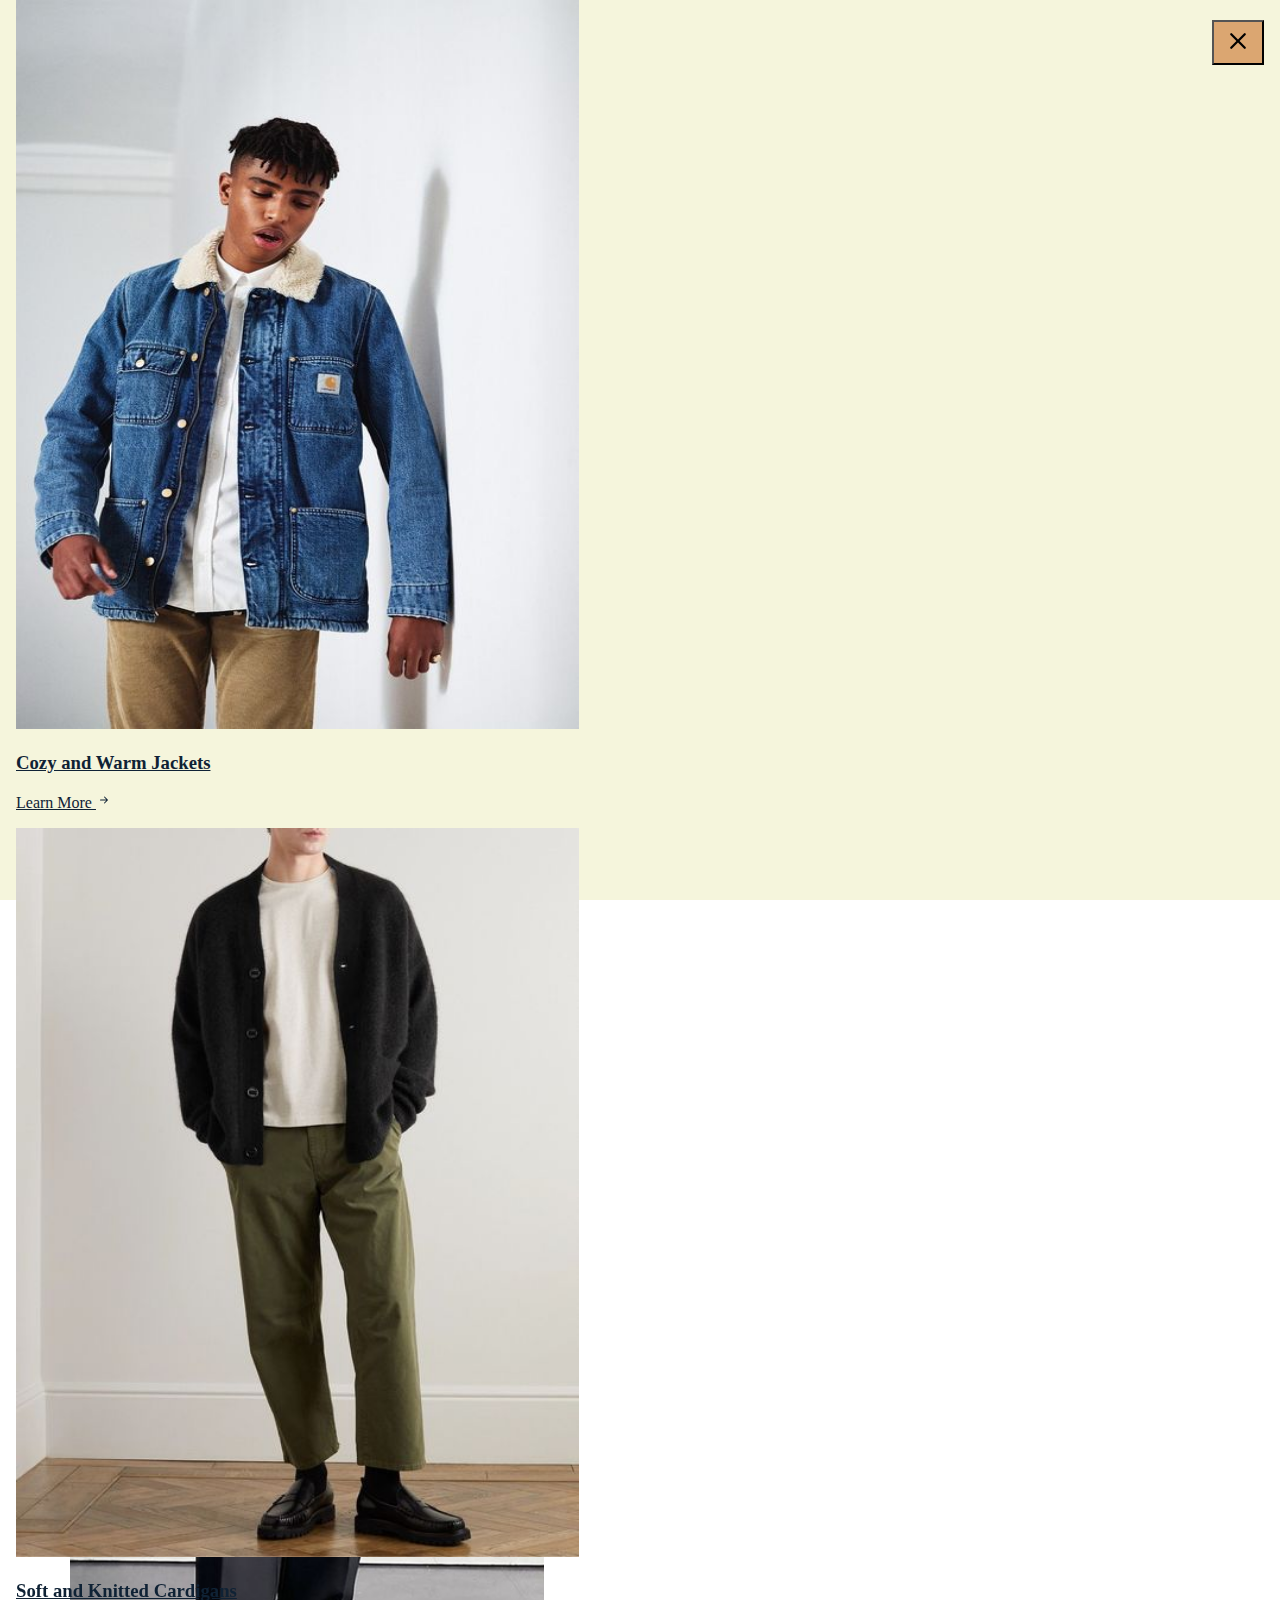
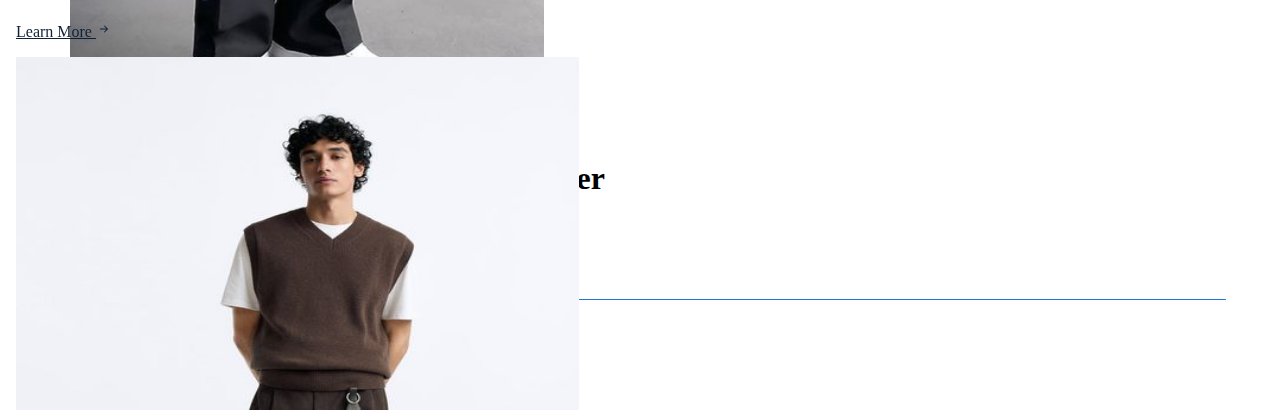
<file: Trousers.html>
<!doctype html>
<html lang="en">
  <head>
    <meta charset="utf-8">
    <meta name="viewport" content="width=device-width, initial-scale=1">
    <title>Trousers</title>
    <link href="https://cdn.jsdelivr.net/npm/bootstrap@5.3.2/dist/css/bootstrap.min.css" rel="stylesheet" integrity="sha384-T3c6CoIi6uLrA9TneNEoa7RxnatzjcDSCmG1MXxSR1GAsXEV/Dwwykc2MPK8M2HN" crossorigin="anonymous">
  
    <link rel="stylesheet" href="main.css">
  </head>
  <body>
 <header class="header p-3 position-absolute start-0 top-0 end-0 bg-dark">
    <div class="d-flex justify-content-between align-items-center">
        <a href="/" class="text-decoration-none text-white fs-5 fw-bold">Your Style</a>

        <div>
            <button class="Navigator toggler text-black" type="button" 
            data-bs-toggle="collapse" data-bs-target="#navbar"
             aria-controls="navbar" aria-expanded="false" aria-label="Toggle navigation">
             <svg xmlns="http://www.w3.org/2000/svg" width="36" height="36" fill="currentColor" class="bi bi-list" viewBox="0 0 16 16">
                <path fill-rule="evenodd" d="M2.5 12a.5.5 0 0 1 .5-.5h10a.5.5 0 0 1 0 1H3a.5.5 0 0 1-.5-.5m0-4a.5.5 0 0 1 .5-.5h10a.5.5 0 0 1 0 1H3a.5.5 0 0 1-.5-.5m0-4a.5.5 0 0 1 .5-.5h10a.5.5 0 0 1 0 1H3a.5.5 0 0 1-.5-.5"/>
              </svg>
            </button>
        </div>
    </div>

 </header>

 <nav class="collapse navbar-collapse dropdown-nav" id="navbar">
   <div class="dropdown-nav__container container-fluid d-flex align-items-center">
    <div class="row align-item-start">

        <div class="col-12 col-sm-3 mb-4">
            <a href="#" class="row text-decoration-none">
                <div class="col-2 col-sm-12" mb-4>
                  <img src="img/Carhartt Blue Denim Jacket.jpg" alt="Jackets" class="img-fluid"
                  width="563" height="729" loading="lazy">
                </div>
                <div class="col-10">
                <a href="Jackets.html"><h3>Cozy and Warm Jackets</h3>
                <p>Learn More <svg xmlns="http://www.w3.org/2000/svg" width="16" height="16" fill="currentColor" class="bi bi-arrow-right-short" viewBox="0 0 16 16">
                  <path fill-rule="evenodd" d="M4 8a.5.5 0 0 1 .5-.5h5.793L8.146 5.354a.5.5 0 1 1 .708-.708l3 3a.5.5 0 0 1 0 .708l-3 3a.5.5 0 0 1-.708-.708L10.293 8.5H4.5A.5.5 0 0 1 4 8"/>
                </svg>
              </p>
            </a>
                </div>
            </a>
        </div>

        <div class="col-12 col-sm-3 mb-4">
          <a href="#" class="row text-decoration-none">
              <div class="col-2 col-sm-12" mb-4>
                <img src="img/Black Knitted Cardigan.jpg" alt="Cardigans" class="img-fluid"
                width="563" height="729" loading="lazy">
              </div>
              <div class="col-10">
              <a href="Cardigans.html"><h3>Soft and Knitted Cardigans</h3>
              <p>Learn More <svg xmlns="http://www.w3.org/2000/svg" width="16" height="16" fill="currentColor" class="bi bi-arrow-right-short" viewBox="0 0 16 16">
                <path fill-rule="evenodd" d="M4 8a.5.5 0 0 1 .5-.5h5.793L8.146 5.354a.5.5 0 1 1 .708-.708l3 3a.5.5 0 0 1 0 .708l-3 3a.5.5 0 0 1-.708-.708L10.293 8.5H4.5A.5.5 0 0 1 4 8"/>
              </svg></p>
            </a>
              </div>
          </a>
      </div>

      <div class="col-12 col-sm-3 mb-4">
        <a href="#" class="row text-decoration-none">
            <div class="col-2 col-sm-12" mb-4>
              <img src="img/Brown Knitted Vest.jpg" alt="Vests" class="img-fluid"
              width="563" height="729" loading="lazy">
            </div>
            <div class="col-10">
            <a href="Vests.html"><h3>Cool and stylish Vests</h3>
            <p>Learn More <svg xmlns="http://www.w3.org/2000/svg" width="16" height="16" fill="currentColor" class="bi bi-arrow-right-short" viewBox="0 0 16 16">
              <path fill-rule="evenodd" d="M4 8a.5.5 0 0 1 .5-.5h5.793L8.146 5.354a.5.5 0 1 1 .708-.708l3 3a.5.5 0 0 1 0 .708l-3 3a.5.5 0 0 1-.708-.708L10.293 8.5H4.5A.5.5 0 0 1 4 8"/>
            </svg></p>
          </a>
            </div>
        </a>
    </div>

    <div class="col-12 col-sm-3 mb-4">
      <a href="#" class="row text-decoration-none">
          <div class="col-2 col-sm-12" mb-4>
            <img src="img/Beige Trousers.jpg" alt="Trousers" class="img-fluid"
            width="563" height="729" loading="lazy">
          </div>
          <div class="col-10">
          <a href="Trousers.html"><h3>Smart Trousers</h3>
          <p>Learn More <svg xmlns="http://www.w3.org/2000/svg" width="16" height="16" fill="currentColor" class="bi bi-arrow-right-short" viewBox="0 0 16 16">
            <path fill-rule="evenodd" d="M4 8a.5.5 0 0 1 .5-.5h5.793L8.146 5.354a.5.5 0 1 1 .708-.708l3 3a.5.5 0 0 1 0 .708l-3 3a.5.5 0 0 1-.708-.708L10.293 8.5H4.5A.5.5 0 0 1 4 8"/>
          </svg></p>
        </a>
          </div>
      </a>
  </div>
    </div>

    <button class="Navigator toggler dropdown-nav__closeNavBtn" type="button" 
    data-bs-toggle="collapse" data-bs-target="#navbar"
    aria-controls="navbar" aria-expanded="false" aria-label="Toggle navigation">
    <svg xmlns="http://www.w3.org/2000/svg" width="36" height="36" fill="currentColor" class="bi bi-x" viewBox="0 0 16 16">
        <path d="M4.646 4.646a.5.5 0 0 1 .708 0L8 7.293l2.646-2.647a.5.5 0 0 1 .708.708L8.707 8l2.647 2.646a.5.5 0 0 1-.708.708L8 8.707l-2.646 2.647a.5.5 0 0 1-.708-.708L7.293 8 4.646 5.354a.5.5 0 0 1 0-.708"/>
      </svg>
</button>
</div>
</nav>

<section class="variety container-custom">
    <div class="row">
      <div class="col-12 col-sm-6 d-md-flex justify-content-md-center">
        <img src="img/Beige Trousers.jpg" alt="Trousers" class="img-fluid pb-4 variety__section-thumbnail" width="474" height="631" loading="lazy">
      </div>
  
      <div class="col-12 col-sm-6 align-self-center justify-content-md-center">
        <div class="variety__content-width">
          <span>01</span>
          <h1 class="h2 mb-4">Beige Trouser</h1>
            </p>
        </div>
      </div>
    </div>
  
  
  </section>
  
  <section class="variety container-custom">
    <div class="row">
      <div class="col-12 col-sm-6 d-md-flex justify-content-md-center order-sm-2">
        <img src="img/Black Trousers.jpg" alt="Trouser" class="img-f pb-4 variety__section-thumbnail" width="474" height="820" loading="lazy">
      </div>
  
      <div class="col-12 col-sm-6 align-self-center justify-content-md-center">
        <div class="variety__content-width">
          <span>02</span>
          <h1 class="h2 mb-4">Black Trouser</h1>
        </div>
      </div>
    </div>
  </section>

      <footer class="footer bg-light text-black">
        <div class="container-custom d-flex justify-content-between align-items-center py-3 border-highlight">
          <div class="col-md-4 d-flex align-items-center">
            <a href="/" class="me-2 text-muted">
              <span>&copy; 2024 Your Style Co.</span>
            </a>
          </div>
        </div>
        <ul class="nav col-md-4 justify-content-end list-unstyled d-flex text-white">
          <li class="ms-3"><a class="text-muted" href="#"><svg xmlns="http://www.w3.org/2000/svg" width="16" height="16" fill="currentColor" class="bi bi-twitter-x" viewBox="0 0 16 16">
            <path d="M12.6.75h2.454l-5.36 6.142L16 15.25h-4.937l-3.867-5.07-4.425 5.07H.316l5.733-6.57L0 .75h5.063l3.495 4.633L12.601.75Zm-.86 13.028h1.36L4.323 2.145H2.865z"/>
          </svg></a></li>
          <li class="ms-3"><a class="text-muted" href="#"><svg xmlns="http://www.w3.org/2000/svg" width="16" height="16" fill="currentColor" class="bi bi-instagram" viewBox="0 0 16 16">
            <path d="M8 0C5.829 0 5.556.01 4.703.048 3.85.088 3.269.222 2.76.42a3.9 3.9 0 0 0-1.417.923A3.9 3.9 0 0 0 .42 2.76C.222 3.268.087 3.85.048 4.7.01 5.555 0 5.827 0 8.001c0 2.172.01 2.444.048 3.297.04.852.174 1.433.372 1.942.205.526.478.972.923 1.417.444.445.89.719 1.416.923.51.198 1.09.333 1.942.372C5.555 15.99 5.827 16 8 16s2.444-.01 3.298-.048c.851-.04 1.434-.174 1.943-.372a3.9 3.9 0 0 0 1.416-.923c.445-.445.718-.891.923-1.417.197-.509.332-1.09.372-1.942C15.99 10.445 16 10.173 16 8s-.01-2.445-.048-3.299c-.04-.851-.175-1.433-.372-1.941a3.9 3.9 0 0 0-.923-1.417A3.9 3.9 0 0 0 13.24.42c-.51-.198-1.092-.333-1.943-.372C10.443.01 10.172 0 7.998 0zm-.717 1.442h.718c2.136 0 2.389.007 3.232.046.78.035 1.204.166 1.486.275.373.145.64.319.92.599s.453.546.598.92c.11.281.24.705.275 1.485.039.843.047 1.096.047 3.231s-.008 2.389-.047 3.232c-.035.78-.166 1.203-.275 1.485a2.5 2.5 0 0 1-.599.919c-.28.28-.546.453-.92.598-.28.11-.704.24-1.485.276-.843.038-1.096.047-3.232.047s-2.39-.009-3.233-.047c-.78-.036-1.203-.166-1.485-.276a2.5 2.5 0 0 1-.92-.598 2.5 2.5 0 0 1-.6-.92c-.109-.281-.24-.705-.275-1.485-.038-.843-.046-1.096-.046-3.233s.008-2.388.046-3.231c.036-.78.166-1.204.276-1.486.145-.373.319-.64.599-.92s.546-.453.92-.598c.282-.11.705-.24 1.485-.276.738-.034 1.024-.044 2.515-.045zm4.988 1.328a.96.96 0 1 0 0 1.92.96.96 0 0 0 0-1.92m-4.27 1.122a4.109 4.109 0 1 0 0 8.217 4.109 4.109 0 0 0 0-8.217m0 1.441a2.667 2.667 0 1 1 0 5.334 2.667 2.667 0 0 1 0-5.334"/>
          </svg></a></li>
          <li class="ms-3"><a class="text-muted" href="#"><svg xmlns="http://www.w3.org/2000/svg" width="16" height="16" fill="currentColor" class="bi bi-facebook" viewBox="0 0 16 16">
            <path d="M16 8.049c0-4.446-3.582-8.05-8-8.05C3.58 0-.002 3.603-.002 8.05c0 4.017 2.926 7.347 6.75 7.951v-5.625h-2.03V8.05H6.75V6.275c0-2.017 1.195-3.131 3.022-3.131.876 0 1.791.157 1.791.157v1.98h-1.009c-.993 0-1.303.621-1.303 1.258v1.51h2.218l-.354 2.326H9.25V16c3.824-.604 6.75-3.934 6.75-7.951"/>
          </svg></i></a></li>
        </ul>
      </footer>
      
      
      
      
      <script src="https://cdn.jsdelivr.net/npm/@popperjs/core@2.11.8/dist/umd/popper.min.js" integrity="sha384-I7E8VVD/ismYTF4hNIPjVp/Zjvgyol6VFvRkX/vR+Vc4jQkC+hVqc2pM8ODewa9r" crossorigin="anonymous"></script>
      <script src="https://cdn.jsdelivr.net/npm/bootstrap@5.3.2/dist/js/bootstrap.bundle.min.js" integrity="sha384-C6RzsynM9kWDrMNeT87bh95OGNyZPhcTNXj1NW7RuBCsyN/o0jlpcV8Qyq46cDfL" crossorigin="anonymous"></script>
</body>

</html>
</file>
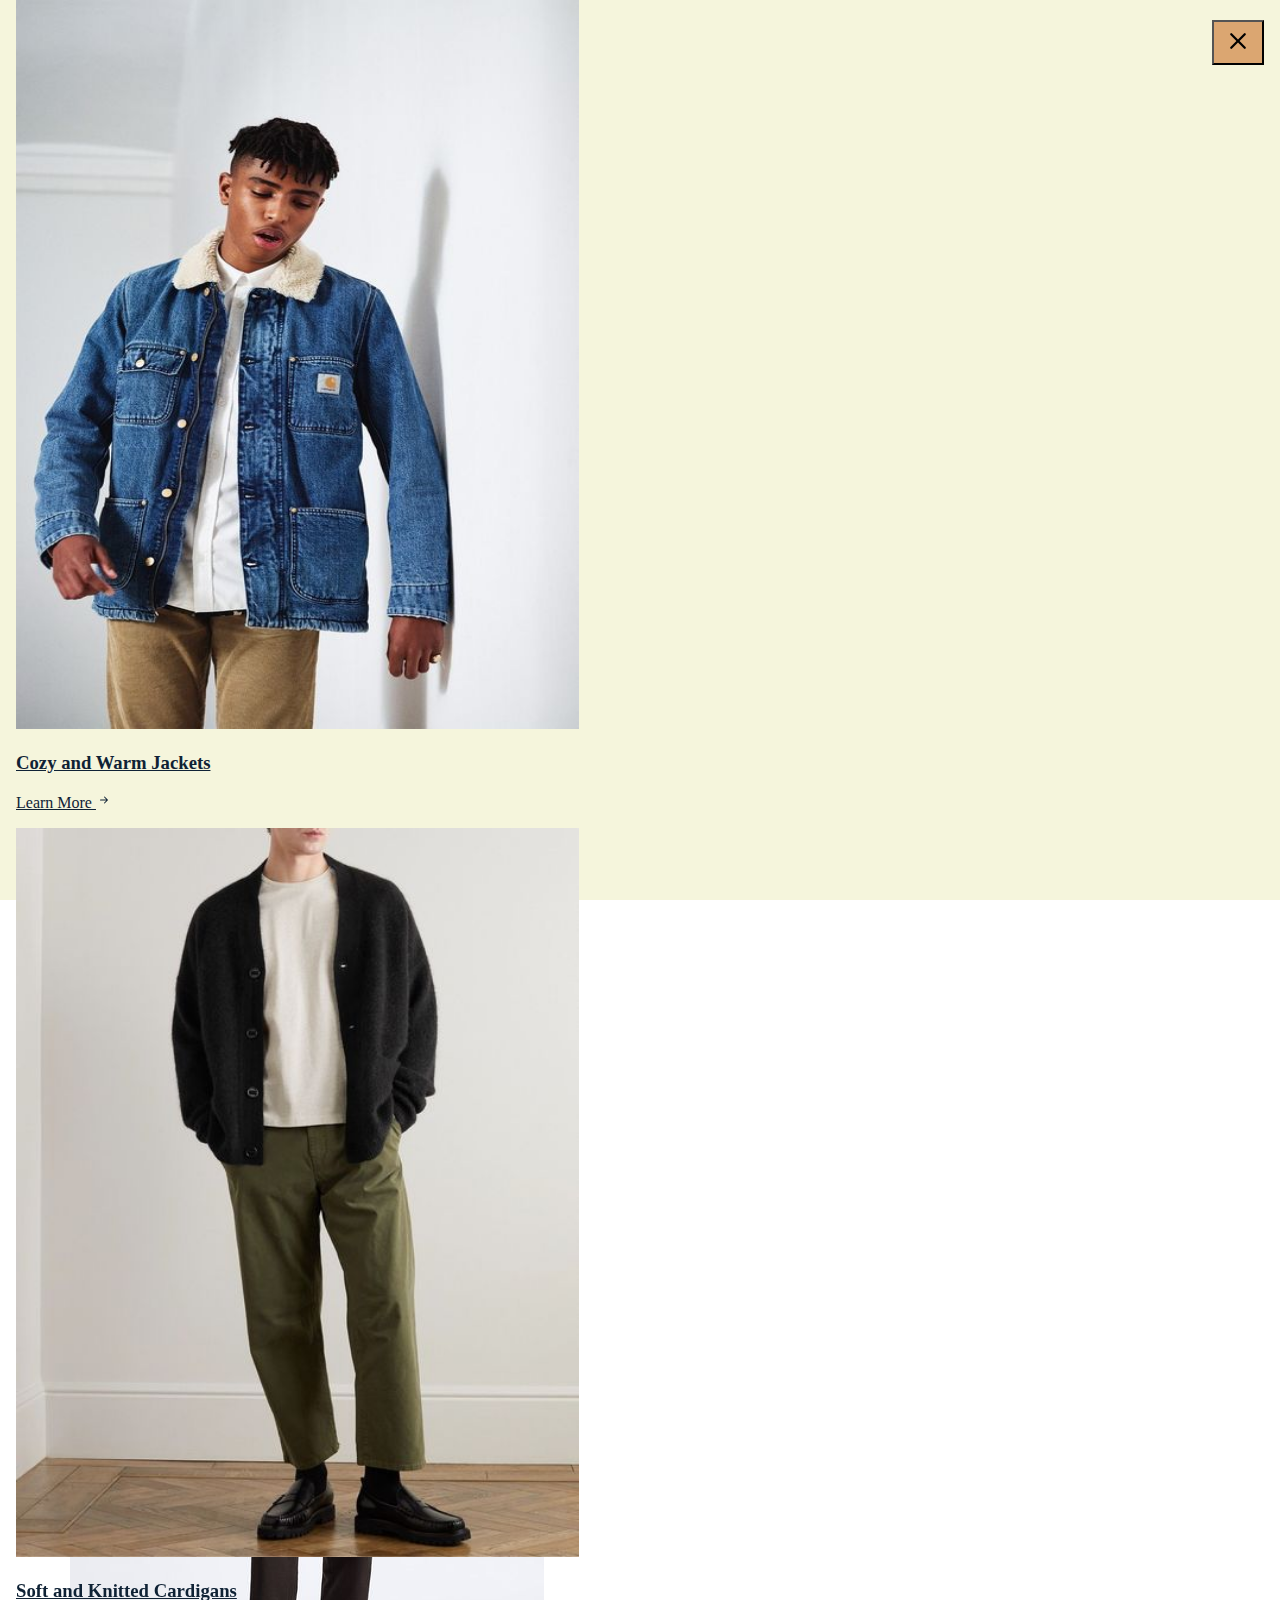
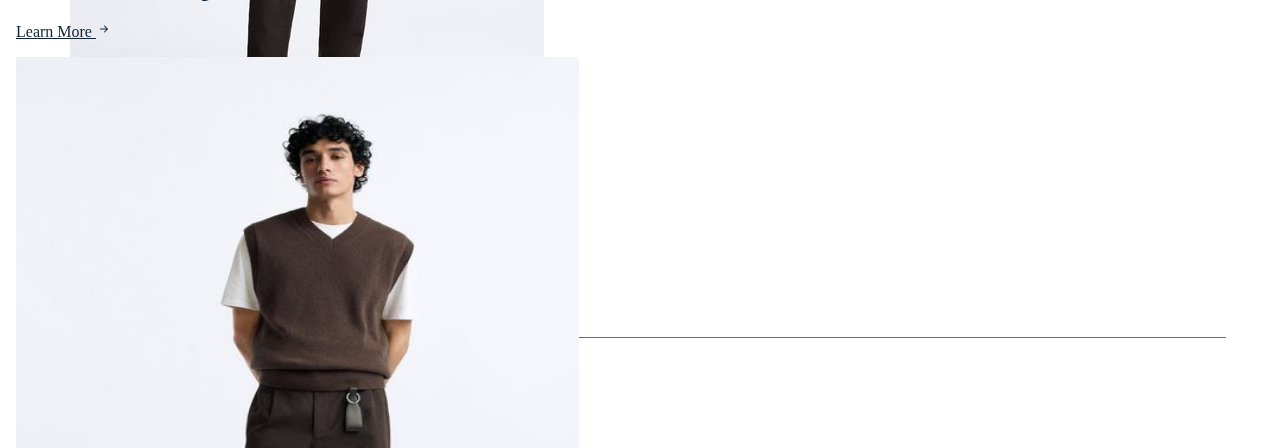
<file: Vests.html>
<!doctype html>
<html lang="en">
  <head>
    <meta charset="utf-8">
    <meta name="viewport" content="width=device-width, initial-scale=1">
    <title>Vests</title>
    <link href="https://cdn.jsdelivr.net/npm/bootstrap@5.3.2/dist/css/bootstrap.min.css" rel="stylesheet" integrity="sha384-T3c6CoIi6uLrA9TneNEoa7RxnatzjcDSCmG1MXxSR1GAsXEV/Dwwykc2MPK8M2HN" crossorigin="anonymous">
  
    <link rel="stylesheet" href="main.css">
  </head>
  <body>
 <header class="header p-3 position-absolute start-0 top-0 end-0 bg-dark">
    <div class="d-flex justify-content-between align-items-center">
        <a href="/" class="text-decoration-none text-white fs-5 fw-bold">Your Style</a>

        <div>
            <button class="Navigator toggler text-black" type="button" 
            data-bs-toggle="collapse" data-bs-target="#navbar"
             aria-controls="navbar" aria-expanded="false" aria-label="Toggle navigation">
             <svg xmlns="http://www.w3.org/2000/svg" width="36" height="36" fill="currentColor" class="bi bi-list" viewBox="0 0 16 16">
                <path fill-rule="evenodd" d="M2.5 12a.5.5 0 0 1 .5-.5h10a.5.5 0 0 1 0 1H3a.5.5 0 0 1-.5-.5m0-4a.5.5 0 0 1 .5-.5h10a.5.5 0 0 1 0 1H3a.5.5 0 0 1-.5-.5m0-4a.5.5 0 0 1 .5-.5h10a.5.5 0 0 1 0 1H3a.5.5 0 0 1-.5-.5"/>
              </svg>
            </button>
        </div>
    </div>

 </header>

 <nav class="collapse navbar-collapse dropdown-nav" id="navbar">
   <div class="dropdown-nav__container container-fluid d-flex align-items-center">
    <div class="row align-item-start">

        <div class="col-12 col-sm-3 mb-4">
            <a href="#" class="row text-decoration-none">
                <div class="col-2 col-sm-12" mb-4>
                  <img src="img/Carhartt Blue Denim Jacket.jpg" alt="Jackets" class="img-fluid"
                  width="563" height="729" loading="lazy">
                </div>
                <div class="col-10">
                <a href="Jackets.html"><h3>Cozy and Warm Jackets</h3>
                <p>Learn More <svg xmlns="http://www.w3.org/2000/svg" width="16" height="16" fill="currentColor" class="bi bi-arrow-right-short" viewBox="0 0 16 16">
                  <path fill-rule="evenodd" d="M4 8a.5.5 0 0 1 .5-.5h5.793L8.146 5.354a.5.5 0 1 1 .708-.708l3 3a.5.5 0 0 1 0 .708l-3 3a.5.5 0 0 1-.708-.708L10.293 8.5H4.5A.5.5 0 0 1 4 8"/>
                </svg>
              </p>
            </a>
                </div>
            </a>
        </div>

        <div class="col-12 col-sm-3 mb-4">
          <a href="#" class="row text-decoration-none">
              <div class="col-2 col-sm-12" mb-4>
                <img src="img/Black Knitted Cardigan.jpg" alt="Cardigans" class="img-fluid"
                width="563" height="729" loading="lazy">
              </div>
              <div class="col-10">
              <a href="Cardigans.html"><h3>Soft and Knitted Cardigans</h3>
              <p>Learn More <svg xmlns="http://www.w3.org/2000/svg" width="16" height="16" fill="currentColor" class="bi bi-arrow-right-short" viewBox="0 0 16 16">
                <path fill-rule="evenodd" d="M4 8a.5.5 0 0 1 .5-.5h5.793L8.146 5.354a.5.5 0 1 1 .708-.708l3 3a.5.5 0 0 1 0 .708l-3 3a.5.5 0 0 1-.708-.708L10.293 8.5H4.5A.5.5 0 0 1 4 8"/>
              </svg></p>
            </a>
              </div>
          </a>
      </div>

      <div class="col-12 col-sm-3 mb-4">
        <a href="#" class="row text-decoration-none">
            <div class="col-2 col-sm-12" mb-4>
              <img src="img/Brown Knitted Vest.jpg" alt="Vests" class="img-fluid"
              width="563" height="729" loading="lazy">
            </div>
            <div class="col-10">
            <a href="Vests.html"><h3>Cool and stylish Vests</h3>
            <p>Learn More <svg xmlns="http://www.w3.org/2000/svg" width="16" height="16" fill="currentColor" class="bi bi-arrow-right-short" viewBox="0 0 16 16">
              <path fill-rule="evenodd" d="M4 8a.5.5 0 0 1 .5-.5h5.793L8.146 5.354a.5.5 0 1 1 .708-.708l3 3a.5.5 0 0 1 0 .708l-3 3a.5.5 0 0 1-.708-.708L10.293 8.5H4.5A.5.5 0 0 1 4 8"/>
            </svg></p>
          </a>
            </div>
        </a>
    </div>

    <div class="col-12 col-sm-3 mb-4">
      <a href="#" class="row text-decoration-none">
          <div class="col-2 col-sm-12" mb-4>
            <img src="img/Beige Trousers.jpg" alt="Trousers" class="img-fluid"
            width="563" height="729" loading="lazy">
          </div>
          <div class="col-10">
          <a href="Trousers.html"><h3>Smart Trousers</h3>
          <p>Learn More <svg xmlns="http://www.w3.org/2000/svg" width="16" height="16" fill="currentColor" class="bi bi-arrow-right-short" viewBox="0 0 16 16">
            <path fill-rule="evenodd" d="M4 8a.5.5 0 0 1 .5-.5h5.793L8.146 5.354a.5.5 0 1 1 .708-.708l3 3a.5.5 0 0 1 0 .708l-3 3a.5.5 0 0 1-.708-.708L10.293 8.5H4.5A.5.5 0 0 1 4 8"/>
          </svg></p>
        </a>
          </div>
      </a>
  </div>
    </div>

    <button class="Navigator toggler dropdown-nav__closeNavBtn" type="button" 
    data-bs-toggle="collapse" data-bs-target="#navbar"
    aria-controls="navbar" aria-expanded="false" aria-label="Toggle navigation">
    <svg xmlns="http://www.w3.org/2000/svg" width="36" height="36" fill="currentColor" class="bi bi-x" viewBox="0 0 16 16">
        <path d="M4.646 4.646a.5.5 0 0 1 .708 0L8 7.293l2.646-2.647a.5.5 0 0 1 .708.708L8.707 8l2.647 2.646a.5.5 0 0 1-.708.708L8 8.707l-2.646 2.647a.5.5 0 0 1-.708-.708L7.293 8 4.646 5.354a.5.5 0 0 1 0-.708"/>
      </svg>
</button>
</div>
</nav>

<section class="variety container-custom">
    <div class="row">
      <div class="col-12 col-sm-6 d-md-flex justify-content-md-center">
        <img src="img/Black Knitted Vest.jpg" alt="Vest" class="img-fluid pb-4 variety__section-thumbnail" width="474" height="631" loading="lazy">
      </div>
  
      <div class="col-12 col-sm-6 align-self-center justify-content-md-center">
        <div class="variety__content-width">
          <span>01</span>
          <h1 class="h2 mb-4">Black Vest</h1>
            </p>
        </div>
      </div>
    </div>
  
  
  </section>
  
  <section class="variety container-custom">
    <div class="row">
      <div class="col-12 col-sm-6 d-md-flex justify-content-md-center order-sm-2">
        <img src="img/Brown Knitted Vest.jpg" alt="Vest" class="img-f pb-4 variety__section-thumbnail" width="474" height="820" loading="lazy">
      </div>
  
      <div class="col-12 col-sm-6 align-self-center justify-content-md-center">
        <div class="variety__content-width">
          <span>02</span>
          <h1 class="h2 mb-4">Brown Vest</h1>
        </div>
      </div>
    </div>
  </section>

      <footer class="footer bg-light text-black">
        <div class="container-custom d-flex justify-content-between align-items-center py-3 border-highlight">
          <div class="col-md-4 d-flex align-items-center">
            <a href="/" class="me-2 text-muted">
              <span>&copy; 2024 Your Style Co.</span>
            </a>
          </div>
        </div>
        <ul class="nav col-md-4 justify-content-end list-unstyled d-flex text-white">
          <li class="ms-3"><a class="text-muted" href="#"><svg xmlns="http://www.w3.org/2000/svg" width="16" height="16" fill="currentColor" class="bi bi-twitter-x" viewBox="0 0 16 16">
            <path d="M12.6.75h2.454l-5.36 6.142L16 15.25h-4.937l-3.867-5.07-4.425 5.07H.316l5.733-6.57L0 .75h5.063l3.495 4.633L12.601.75Zm-.86 13.028h1.36L4.323 2.145H2.865z"/>
          </svg></a></li>
          <li class="ms-3"><a class="text-muted" href="#"><svg xmlns="http://www.w3.org/2000/svg" width="16" height="16" fill="currentColor" class="bi bi-instagram" viewBox="0 0 16 16">
            <path d="M8 0C5.829 0 5.556.01 4.703.048 3.85.088 3.269.222 2.76.42a3.9 3.9 0 0 0-1.417.923A3.9 3.9 0 0 0 .42 2.76C.222 3.268.087 3.85.048 4.7.01 5.555 0 5.827 0 8.001c0 2.172.01 2.444.048 3.297.04.852.174 1.433.372 1.942.205.526.478.972.923 1.417.444.445.89.719 1.416.923.51.198 1.09.333 1.942.372C5.555 15.99 5.827 16 8 16s2.444-.01 3.298-.048c.851-.04 1.434-.174 1.943-.372a3.9 3.9 0 0 0 1.416-.923c.445-.445.718-.891.923-1.417.197-.509.332-1.09.372-1.942C15.99 10.445 16 10.173 16 8s-.01-2.445-.048-3.299c-.04-.851-.175-1.433-.372-1.941a3.9 3.9 0 0 0-.923-1.417A3.9 3.9 0 0 0 13.24.42c-.51-.198-1.092-.333-1.943-.372C10.443.01 10.172 0 7.998 0zm-.717 1.442h.718c2.136 0 2.389.007 3.232.046.78.035 1.204.166 1.486.275.373.145.64.319.92.599s.453.546.598.92c.11.281.24.705.275 1.485.039.843.047 1.096.047 3.231s-.008 2.389-.047 3.232c-.035.78-.166 1.203-.275 1.485a2.5 2.5 0 0 1-.599.919c-.28.28-.546.453-.92.598-.28.11-.704.24-1.485.276-.843.038-1.096.047-3.232.047s-2.39-.009-3.233-.047c-.78-.036-1.203-.166-1.485-.276a2.5 2.5 0 0 1-.92-.598 2.5 2.5 0 0 1-.6-.92c-.109-.281-.24-.705-.275-1.485-.038-.843-.046-1.096-.046-3.233s.008-2.388.046-3.231c.036-.78.166-1.204.276-1.486.145-.373.319-.64.599-.92s.546-.453.92-.598c.282-.11.705-.24 1.485-.276.738-.034 1.024-.044 2.515-.045zm4.988 1.328a.96.96 0 1 0 0 1.92.96.96 0 0 0 0-1.92m-4.27 1.122a4.109 4.109 0 1 0 0 8.217 4.109 4.109 0 0 0 0-8.217m0 1.441a2.667 2.667 0 1 1 0 5.334 2.667 2.667 0 0 1 0-5.334"/>
          </svg></a></li>
          <li class="ms-3"><a class="text-muted" href="#"><svg xmlns="http://www.w3.org/2000/svg" width="16" height="16" fill="currentColor" class="bi bi-facebook" viewBox="0 0 16 16">
            <path d="M16 8.049c0-4.446-3.582-8.05-8-8.05C3.58 0-.002 3.603-.002 8.05c0 4.017 2.926 7.347 6.75 7.951v-5.625h-2.03V8.05H6.75V6.275c0-2.017 1.195-3.131 3.022-3.131.876 0 1.791.157 1.791.157v1.98h-1.009c-.993 0-1.303.621-1.303 1.258v1.51h2.218l-.354 2.326H9.25V16c3.824-.604 6.75-3.934 6.75-7.951"/>
          </svg></i></a></li>
        </ul>
      </footer>
      
      
      
      
      <script src="https://cdn.jsdelivr.net/npm/@popperjs/core@2.11.8/dist/umd/popper.min.js" integrity="sha384-I7E8VVD/ismYTF4hNIPjVp/Zjvgyol6VFvRkX/vR+Vc4jQkC+hVqc2pM8ODewa9r" crossorigin="anonymous"></script>
      <script src="https://cdn.jsdelivr.net/npm/bootstrap@5.3.2/dist/js/bootstrap.bundle.min.js" integrity="sha384-C6RzsynM9kWDrMNeT87bh95OGNyZPhcTNXj1NW7RuBCsyN/o0jlpcV8Qyq46cDfL" crossorigin="anonymous"></script>
</body>

</html>
</file>
<file: main.css>
:root {
    --primary-color: #0f2235;
    --primary-color-highlight: #1f79d3;
    --bs-bg-body: beige;
}

html {
    scroll-behavior: smooth;
}

a {
    color: var(--primary-color);
}

a:hover {
    color: var(--primary-color-highlight);
}

.header {
    z-index: 2;
}

#navbar {
    position: fixed;
    left: 0;
    top: 0;
    right: 0;
    bottom: 0;
    background-color: var(--bs-bg-body);
    z-index: 4;
}

.dropdown-nav__closeNavBtn {
    position: absolute;
    top: 20px;
    right: 16px;
    background-color: rgb(219, 166, 113);
}

.dropdown-nav__container {
    height: 100vh;
    padding: 0 1rem;
}
.hero {
    position: relative;
    height: 100vh;
    overflow: hidden;
  }
@media (min-width:1600px){
.hero__heading{
    font-size: 3.2rem;
    } 
}
.hero_img {
    position: absolute;
    top: 50%;
    left: 50%;
    min-width: 100%;
    min-height: 100%;
    width: auto;
    height: auto;
    transform: translateX(-50%) translateY(-50%);
  }
.hero__overlay {
    position: absolute;
    left: 0;
    top: 0;
    right: 0;
    bottom: 0;
    background-color: var(--primary-color);
    opacity: 0.5;
    z-index: 1;
  }
.hero__content {
    position: absolute;
    top: 50%;
    left: 50%;
    transform: translate(-50%, -50%);
    z-index: 2;
    text-align: center;
    width: 100%;
    margin: 0;
  }
    
.hero__content .text-white {
    margin: 0;
  }
.container-custom{
    width: 100%;
    padding: 0 1rem;
    margin: 0 auto;
  }

@media (min-width:1200px){
    .container-custom{ width: 1140px; }
}
@media (min-width:1400px){
    .container-custom{ width: 1340px; }
}
@media (min-width:1600px){
    .container-custom{ width: 1520px; }
}
.hero__content-width{
    max-width: 540px;
}
.hero__scroll-btn .bi {
    transition-delay: 0.8s;
    animation: bounce 1s infinite alternate;
}

@keyframes bounce{
    from {
        transform: translateY(0px);
    }
    to{
        transform: translateY(-10px)
    }
}
.variety{
    padding-top: 40px;
    padding-bottom: 40px;
}
.variety__section-thumbnail{
    height: 398px;
    object-fit: cover;
}
.variety__content-width{
    max-width: 456px;
    margin: 0 auto;
}

@media (min-width: 544px) {
    .variety{
        padding-top: 80px;
        padding-bottom: 80px;
    }

    .variety__section-thumbnail{
        height: auto;
        object-fit: cover;
    }
}
.footer .border-highlight {
    border-top: 1px solid var(--primary-color-highlight);

}
</file>
